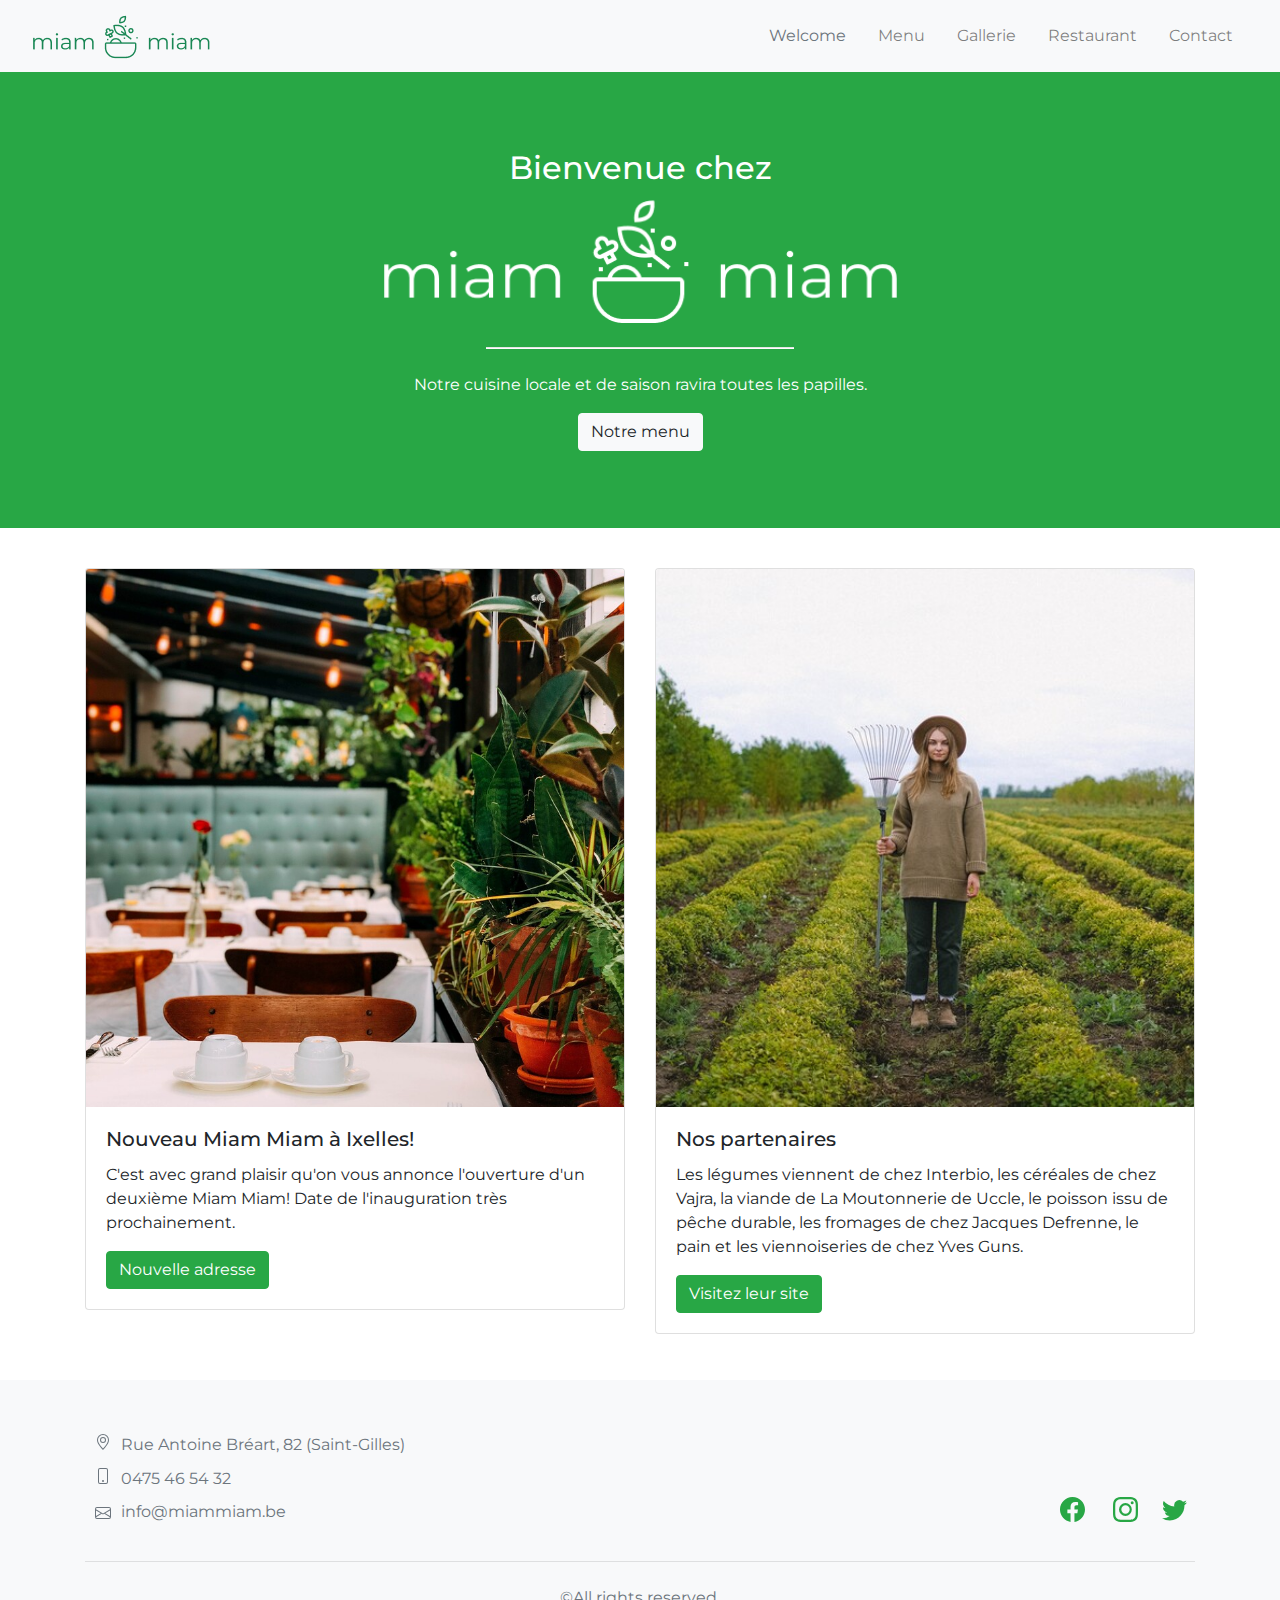
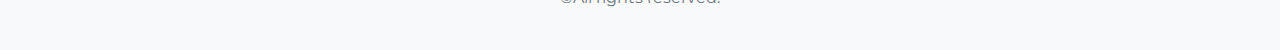
<file: restaurant/index.html>
<!DOCTYPE html>
<html lang="en">

<head>
    <meta charset="UTF-8">
    <meta http-equiv="X-UA-Compatible" content="IE=edge">
    <meta name="viewport" content="width=device-width, initial-scale=1.0">
    <title>Restaurant Miam Miam</title>
    <link rel="stylesheet" href="https://maxcdn.bootstrapcdn.com/bootstrap/4.0.0/css/bootstrap.min.css"
        integrity="sha384-Gn5384xqQ1aoWXA+058RXPxPg6fy4IWvTNh0E263XmFcJlSAwiGgFAW/dAiS6JXm" crossorigin="anonymous">
    <link rel="stylesheet" href="css/styles.css">
    <!-- favicon -->
    <link rel="icon" type="image/png" href="img/logo/champignon.png">
    <!-- Family font Montserrat-->
    <link rel="preconnect" href="https://fonts.googleapis.com">
    <link rel="preconnect" href="https://fonts.gstatic.com" crossorigin>
    <link
        href="https://fonts.googleapis.com/css2?family=Montserrat:ital,wght@0,100;0,200;0,300;0,400;0,500;0,600;0,700;0,800;0,900;1,100;1,200;1,300;1,400;1,500;1,600;1,700;1,800;1,900&display=swap"
        rel="stylesheet">
</head>

<body>


    <header>
        <!--Navigation Bar-->
        <nav class="navbar navbar-expand-lg navbar-light bg-light sticky-top">
            <div class="container-fluid">

                <a href="index.html" class="navbar-brand mb-0 me-5 ms-5 h1 text-secondary">
                    <img src="img/logo/miammiam_vert_petit.png" alt="Miam Miam Logo"
                        class=" d-inline-block align-self-start">
                </a>

                <button class="navbar-toggler" type="button" data-bs-toggle="collapse"
                    data-bs-target="#navbarSupportedContent" aria-controls="navbarSupportedContent"
                    aria-expanded="false" aria-label="Toggle navigation">
                    <span class="navbar-toggler-icon"></span>
                </button>

                <div class="collapse navbar-collapse justify-content-end" id="navbarSupportedContent">
                    <ul class="navbar-nav mb-2 mb-lg-0 ms-100">
                        <li class="nav-item p-2 link-menu ">
                            <a class="nav-link text-secondary active" href="index.html">Welcome</a>
                        </li>
                        <li class="nav-item p-2 link-menu ">
                            <a class="nav-link" href="menu.html">Menu</a>
                        </li>
                        <li class="nav-item p-2 link-menu ">
                            <a class="nav-link" href="photos.html">Gallerie</a>
                        </li>
                        <li class="nav-item p-2 link-menu ">
                            <a class="nav-link" href="trouver.html">Restaurant</a>
                        </li>
                        <li class="nav-item p-2 link-menu ">
                            <a class="nav-link" href="contact.html">Contact</a>
                        </li>
                    </ul>
                </div>
            </div>
        </nav>
    </header>

    <!-- MAIN ------------------------------------------------------------------------------------------------------------------------------------------- -->

    <main>

        <!-- Voici Jumbotron -->
        <div class="jumbotron-fluid bg-success text-center jumbotron_index">
            <div class="container">
                <h2 class="text-center text-white fw-lighter">Bienvenue chez</h2>
                <img src="img/logo/miam_miam_blanc.png" alt="Miam Miam Logo"
                    class="col-xs-6 col-sm-6 col-md-6 col-lg-6 mx-auto">
                <hr class="col-3 bandeau_home my-4 bg-white">
                <p class="text-center fs-5 fst-italic text-white">Notre cuisine locale et de saison ravira toutes les
                    papilles.</p>
                <a href="menu.html" class="btn btn-light">Notre menu</a>
            </div>
        </div>

        <!-- Voici la partie 2 cards : Nouveautés & Partenaire -->
        <div class="container" id="deux_cards">
            <div class="row">
                <div class="col-xs-12 col-sm-12 col-md-6 col-lg-6 mx-auto justify-content-center mb-3">
                    <div class="card">
                        <img src="img/chris-liverani-oCsaxvGCehM-unsplash_B.jpg" class="card-img-top"
                            alt="nouveau resto Miam Miam">
                        <div class="card-body">
                            <h5 class="card-title">Nouveau Miam Miam à Ixelles!</h5>
                            <p class="card-text lh-base">C'est avec grand plaisir qu'on vous annonce l'ouverture d'un
                                deuxième Miam Miam! Date de l'inauguration très prochainement.</p>
                            <a href="trouver.html#nouveau" class="btn btn-success">Nouvelle adresse</a>
                        </div>
                    </div>
                </div>
                <div class="col-xs-12 col-sm-12 col-md-6 col-lg-6 mx-auto justify-content-center mb-3">
                    <div class="card">
                        <img src="img/pexels-anna-shvets-5231144_B.jpg" class="card-img-top" alt="nouveaux lunchs">
                        <div class="card-body">
                            <h5 class="card-title">Nos partenaires</h5>
                            <p class="card-text lh-base">Les légumes viennent de chez Interbio,
                                les céréales de chez Vajra,
                                la viande de La Moutonnerie de Uccle,
                                le poisson issu de pêche durable,
                                les fromages de chez Jacques Defrenne,
                                le pain et les viennoiseries de chez Yves Guns.</p>
                            <a href="https://lamoutonnerie.be" class="btn btn-success" target="_blank">Visitez leur
                                site</a>
                        </div>
                    </div>
                </div>
            </div>
        </div>
    </main>


    <footer class="bg-light text-secondary pt-5 pb-4">

        <div class="container-fluid text-center text-md-center">
            <div class="container">
                <div class="row text-left text-md-left">
                    <!--Addresse & co-->
                    <table class="table table-borderless table-sm col-xs-12 col-sm-12 col-md-6 col-lg-6 mx-auto">
                        <tr>
                            <td class="text-right border-0"><svg xmlns="http://www.w3.org/2000/svg" width="16"
                                    height="16" fill="currentColor" class="bi bi-geo-alt" viewBox="0 0 16 16">
                                    <path
                                        d="M12.166 8.94c-.524 1.062-1.234 2.12-1.96 3.07A31.493 31.493 0 0 1 8 14.58a31.481 31.481 0 0 1-2.206-2.57c-.726-.95-1.436-2.008-1.96-3.07C3.304 7.867 3 6.862 3 6a5 5 0 0 1 10 0c0 .862-.305 1.867-.834 2.94zM8 16s6-5.686 6-10A6 6 0 0 0 2 6c0 4.314 6 10 6 10z" />
                                    <path d="M8 8a2 2 0 1 1 0-4 2 2 0 0 1 0 4zm0 1a3 3 0 1 0 0-6 3 3 0 0 0 0 6z" />
                                </svg></td>
                            <td class="border-0">Rue Antoine Bréart, 82 (Saint-Gilles)</td>
                        </tr>
                        <tr>
                            <td class="text-right border-0"><svg xmlns="http://www.w3.org/2000/svg" width="16"
                                    height="16" fill="currentColor" class="bi bi-phone" viewBox="0 0 16 16">
                                    <path
                                        d="M11 1a1 1 0 0 1 1 1v12a1 1 0 0 1-1 1H5a1 1 0 0 1-1-1V2a1 1 0 0 1 1-1h6zM5 0a2 2 0 0 0-2 2v12a2 2 0 0 0 2 2h6a2 2 0 0 0 2-2V2a2 2 0 0 0-2-2H5z" />
                                    <path d="M8 14a1 1 0 1 0 0-2 1 1 0 0 0 0 2z" />
                                </svg></td>
                            <td class="border-0">0475 46 54 32</td>
                        </tr>
                        <tr>
                            <td class="text-right border-0"><svg xmlns="http://www.w3.org/2000/svg" width="16"
                                    height="16" fill="currentColor" class="bi bi-envelope align-middle"
                                    viewBox="0 0 16 16">
                                    <path
                                        d="M0 4a2 2 0 0 1 2-2h12a2 2 0 0 1 2 2v8a2 2 0 0 1-2 2H2a2 2 0 0 1-2-2V4zm2-1a1 1 0 0 0-1 1v.217l7 4.2 7-4.2V4a1 1 0 0 0-1-1H2zm13 2.383-4.758 2.855L15 11.114v-5.73zm-.034 6.878L9.271 8.82 8 9.583 6.728 8.82l-5.694 3.44A1 1 0 0 0 2 13h12a1 1 0 0 0 .966-.739zM1 11.114l4.758-2.876L1 5.383v5.73z" />
                                </svg></td>
                            <td class="border-0">info@miammiam.be</td>
                        </tr>
                    </table>


                    <!--Social Media-->
                    <div class="col-xs-12 col-sm-12 col-md-6 col-lg-6 mx-auto align-self-end">
                        <div class="text-center text-md-right">
                            <ul class="list-unstyled list-inline">
                                <li class="list-inline-item">
                                    <a href="#" class="btn-floating btn-sm text-success"><svg
                                            xmlns="http://www.w3.org/2000/svg" width="25" height="25"
                                            fill="currentColor" class="bi bi-facebook" viewBox="0 0 16 16">
                                            <path
                                                d="M16 8.049c0-4.446-3.582-8.05-8-8.05C3.58 0-.002 3.603-.002 8.05c0 4.017 2.926 7.347 6.75 7.951v-5.625h-2.03V8.05H6.75V6.275c0-2.017 1.195-3.131 3.022-3.131.876 0 1.791.157 1.791.157v1.98h-1.009c-.993 0-1.303.621-1.303 1.258v1.51h2.218l-.354 2.326H9.25V16c3.824-.604 6.75-3.934 6.75-7.951z" />
                                        </svg></a>
                                </li>
                                <li class="list-inline-item">
                                    <a href="#" class="btn-floating btn-sm text-success"><svg
                                            xmlns="http://www.w3.org/2000/svg" width="25" height="25"
                                            fill="currentColor" class="bi bi-instagram" viewBox="0 0 16 16">
                                            <path
                                                d="M8 0C5.829 0 5.556.01 4.703.048 3.85.088 3.269.222 2.76.42a3.917 3.917 0 0 0-1.417.923A3.927 3.927 0 0 0 .42 2.76C.222 3.268.087 3.85.048 4.7.01 5.555 0 5.827 0 8.001c0 2.172.01 2.444.048 3.297.04.852.174 1.433.372 1.942.205.526.478.972.923 1.417.444.445.89.719 1.416.923.51.198 1.09.333 1.942.372C5.555 15.99 5.827 16 8 16s2.444-.01 3.298-.048c.851-.04 1.434-.174 1.943-.372a3.916 3.916 0 0 0 1.416-.923c.445-.445.718-.891.923-1.417.197-.509.332-1.09.372-1.942C15.99 10.445 16 10.173 16 8s-.01-2.445-.048-3.299c-.04-.851-.175-1.433-.372-1.941a3.926 3.926 0 0 0-.923-1.417A3.911 3.911 0 0 0 13.24.42c-.51-.198-1.092-.333-1.943-.372C10.443.01 10.172 0 7.998 0h.003zm-.717 1.442h.718c2.136 0 2.389.007 3.232.046.78.035 1.204.166 1.486.275.373.145.64.319.92.599.28.28.453.546.598.92.11.281.24.705.275 1.485.039.843.047 1.096.047 3.231s-.008 2.389-.047 3.232c-.035.78-.166 1.203-.275 1.485a2.47 2.47 0 0 1-.599.919c-.28.28-.546.453-.92.598-.28.11-.704.24-1.485.276-.843.038-1.096.047-3.232.047s-2.39-.009-3.233-.047c-.78-.036-1.203-.166-1.485-.276a2.478 2.478 0 0 1-.92-.598 2.48 2.48 0 0 1-.6-.92c-.109-.281-.24-.705-.275-1.485-.038-.843-.046-1.096-.046-3.233 0-2.136.008-2.388.046-3.231.036-.78.166-1.204.276-1.486.145-.373.319-.64.599-.92.28-.28.546-.453.92-.598.282-.11.705-.24 1.485-.276.738-.034 1.024-.044 2.515-.045v.002zm4.988 1.328a.96.96 0 1 0 0 1.92.96.96 0 0 0 0-1.92zm-4.27 1.122a4.109 4.109 0 1 0 0 8.217 4.109 4.109 0 0 0 0-8.217zm0 1.441a2.667 2.667 0 1 1 0 5.334 2.667 2.667 0 0 1 0-5.334z" />
                                        </svg></a>
                                <li class="list-inline-item">
                                    <a href="#" class="btn-floating btn-sm text-success"><svg
                                            xmlns="http://www.w3.org/2000/svg" width="25" height="25"
                                            fill="currentColor" class="bi bi-twitter" viewBox="0 0 16 16">
                                            <path
                                                d="M5.026 15c6.038 0 9.341-5.003 9.341-9.334 0-.14 0-.282-.006-.422A6.685 6.685 0 0 0 16 3.542a6.658 6.658 0 0 1-1.889.518 3.301 3.301 0 0 0 1.447-1.817 6.533 6.533 0 0 1-2.087.793A3.286 3.286 0 0 0 7.875 6.03a9.325 9.325 0 0 1-6.767-3.429 3.289 3.289 0 0 0 1.018 4.382A3.323 3.323 0 0 1 .64 6.575v.045a3.288 3.288 0 0 0 2.632 3.218 3.203 3.203 0 0 1-.865.115 3.23 3.23 0 0 1-.614-.057 3.283 3.283 0 0 0 3.067 2.277A6.588 6.588 0 0 1 .78 13.58a6.32 6.32 0 0 1-.78-.045A9.344 9.344 0 0 0 5.026 15z" />
                                        </svg></a>
                                </li>
                            </ul>
                        </div>
                    </div>

                </div>
            </div>

            <!--Copyright-->
            <div class="container text-center text-md-center">
                <hr class="mb-4">
                <!-- ligne séparation -->
                <div class="row align-items-center">
                    <div class="col-12 justify-content-center">
                        <p class="align-self-center">&copy;All rights reserved.</p>
                    </div>

                </div>
            </div>

        </div>

    </footer>






    <!--  Popper and Bootstrap JS -->
    <script src="https://cdn.jsdelivr.net/npm/@popperjs/core@2.9.2/dist/umd/popper.min.js"
        integrity="sha384-IQsoLXl5PILFhosVNubq5LC7Qb9DXgDA9i+tQ8Zj3iwWAwPtgFTxbJ8NT4GN1R8p"
        crossorigin="anonymous"></script>
    <script src="https://cdn.jsdelivr.net/npm/bootstrap@5.0.2/dist/js/bootstrap.min.js"
        integrity="sha384-cVKIPhGWiC2Al4u+LWgxfKTRIcfu0JTxR+EQDz/bgldoEyl4H0zUF0QKbrJ0EcQF"
        crossorigin="anonymous"></script>
</body>

</html>
</file>
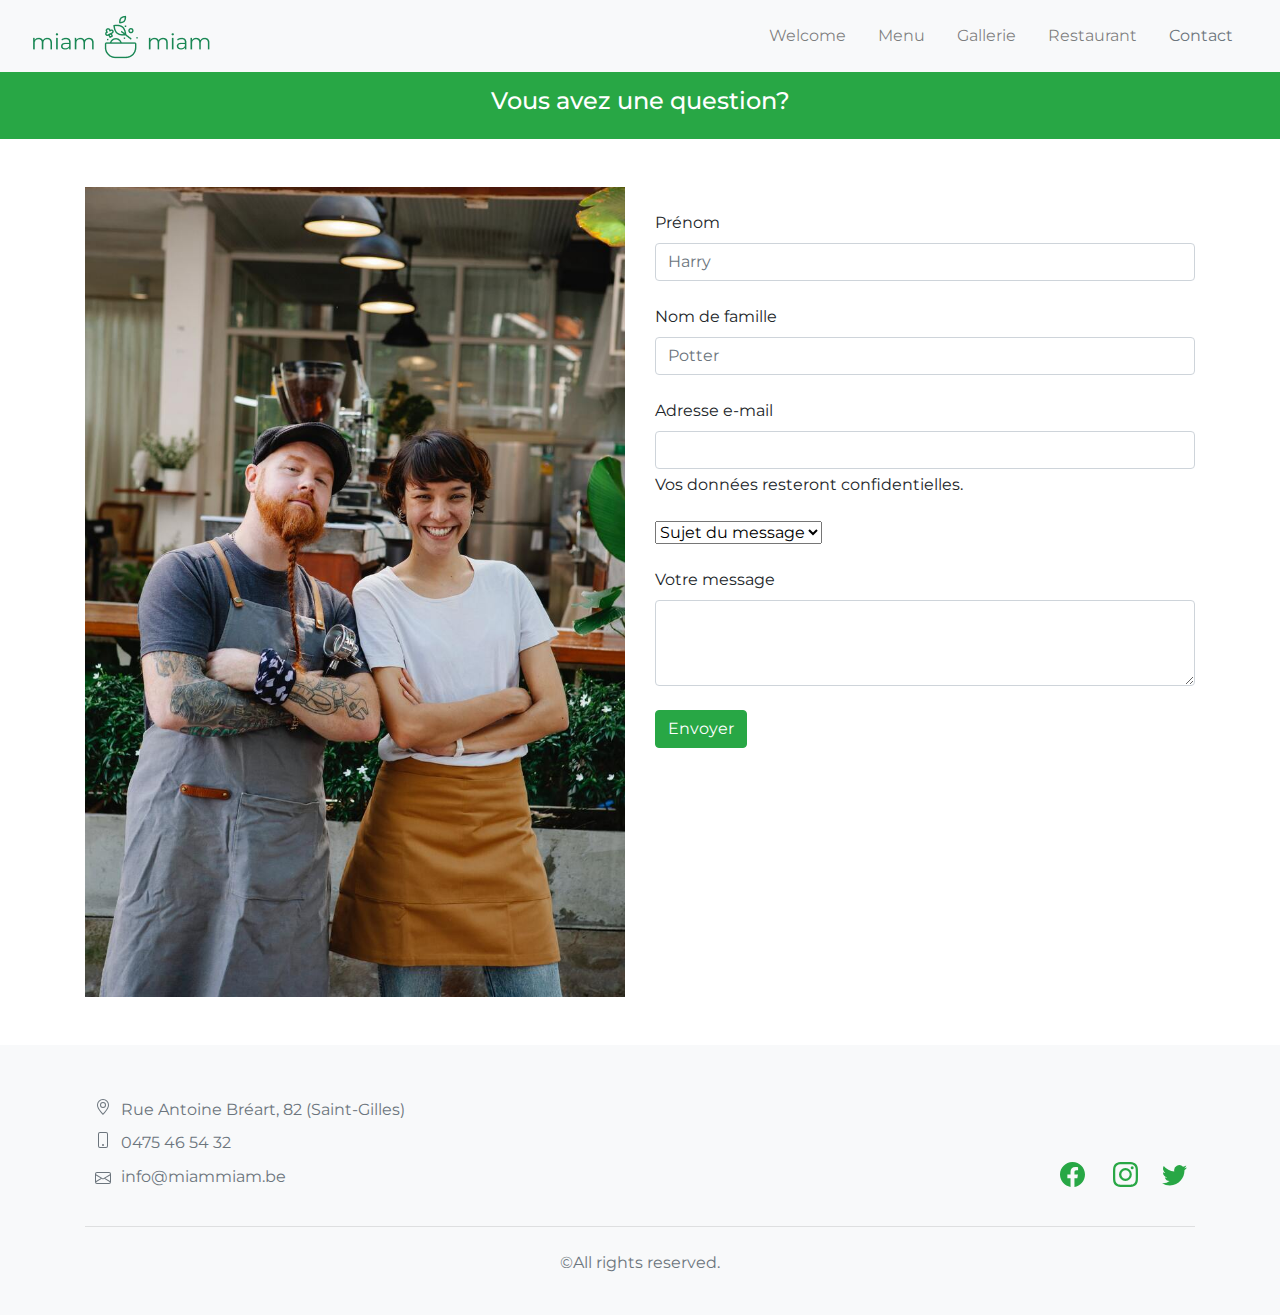
<file: restaurant/contact.html>
<!DOCTYPE html>
<html lang="en">

<head>
    <meta charset="UTF-8">
    <meta http-equiv="X-UA-Compatible" content="IE=edge">
    <meta name="viewport" content="width=device-width, initial-scale=1.0">
    <title>Contact Miam Miam</title>
    <link rel="stylesheet" href="https://maxcdn.bootstrapcdn.com/bootstrap/4.0.0/css/bootstrap.min.css"
        integrity="sha384-Gn5384xqQ1aoWXA+058RXPxPg6fy4IWvTNh0E263XmFcJlSAwiGgFAW/dAiS6JXm" crossorigin="anonymous">
    <link rel="stylesheet" href="css/styles.css">
    <!-- favicon -->
    <link rel="icon" type="image/png" href="img/logo/champignon.png">
    <!-- Family font Montserrat-->
    <link rel="preconnect" href="https://fonts.googleapis.com">
    <link rel="preconnect" href="https://fonts.gstatic.com" crossorigin>
    <link
        href="https://fonts.googleapis.com/css2?family=Montserrat:ital,wght@0,100;0,200;0,300;0,400;0,500;0,600;0,700;0,800;0,900;1,100;1,200;1,300;1,400;1,500;1,600;1,700;1,800;1,900&display=swap"
        rel="stylesheet">
</head>

<body>


    <header>
        <!--Navigation Bar-->
        <nav class="navbar navbar-expand-lg navbar-light bg-light sticky-top">
            <div class="container-fluid">

                <a href="index.html" class="navbar-brand mb-0 me-5 ms-5 h1 text-secondary">
                    <img src="img/logo/miammiam_vert_petit.png" alt="Miam Miam Logo"
                        class=" d-inline-block align-self-start">
                </a>

                <button class="navbar-toggler" type="button" data-bs-toggle="collapse"
                    data-bs-target="#navbarSupportedContent" aria-controls="navbarSupportedContent"
                    aria-expanded="false" aria-label="Toggle navigation">
                    <span class="navbar-toggler-icon"></span>
                </button>

                <div class="collapse navbar-collapse justify-content-end" id="navbarSupportedContent">
                    <ul class="navbar-nav mb-2 mb-lg-0 ms-100">
                        <li class="nav-item p-2 link-menu ">
                            <a class="nav-link" href="index.html">Welcome</a>
                        </li>
                        <li class="nav-item p-2 link-menu ">
                            <a class="nav-link" href="menu.html">Menu</a>
                        </li>
                        <li class="nav-item p-2 link-menu ">
                            <a class="nav-link" href="photos.html">Gallerie</a>
                        </li>
                        <li class="nav-item p-2 link-menu ">
                            <a class="nav-link" href="trouver.html">Restaurant</a>
                        </li>
                        <li class="nav-item p-2 link-menu ">
                            <a class="nav-link  text-secondary active" href="contact.html">Contact</a>
                        </li>
                    </ul>
                </div>
            </div>
        </nav>
    </header>

    <!-- MAIN ------------------------------------------------------------------------------------------------------------------------------------------- -->

    <main>
        <!-- Voici Jumbotron titre page contact -->
        <div
            class="jumbotron-fluid bg-success text-center jumbotron_photos justify-content-center align-items-center mb-2">
            <h4 class="text-center text-white fw-lighter">Vous avez une question?</h4>
        </div>

        <div class="container-fluid my-5">
            <div class="container">
                <div class="row">
                    <!--Déco sur le coté-->
                    <div class="col-xs-12 col-sm-12 col-md-6 col-lg-6">
                        <img class="w-100 h-100" src="img/pexels-tim-douglas-6205486_B.jpg" alt="Notre équipe">
                    </div>



                    <!-- Formulaire infos -->
                    <div class="col-xs-12 col-sm-12 col-md-6 col-lg-6 pt-4">
                        <div class="mb-4">
                            <label for="formGroupExampleInput" class="form-label">Prénom</label>
                            <input type="text" class="form-control" id="formGroupExampleInput" placeholder="Harry">
                        </div>
                        <div class="mb-4">
                            <label for="formGroupExampleInput" class="form-label">Nom de famille</label>
                            <input type="text" class="form-control" id="formGroupExampleInput" placeholder="Potter">
                        </div>
                        <div class="mb-4">
                            <label for="exampleInputEmail1" class="form-label">Adresse e-mail</label>
                            <input type="email" class="form-control" id="exampleInputEmail1"
                                aria-describedby="emailHelp">
                            <div id="emailHelp" class="form-text">Vos données resteront confidentielles.</div>
                        </div>
                        <select class="form-select form-select-sm mb-4" aria-label=".form-select-sm example">
                            <option selected>Sujet du message</option>
                            <option value="Réservation">Réservation</option>
                            <option value="Avis">Avis</option>
                            <option value="Question">Question</option>
                        </select>
                        <div class="mb-4">
                            <label for="exampleFormControlTextarea1" class="form-label">Votre message</label>
                            <textarea class="form-control" id="exampleFormControlTextarea1" rows="3"></textarea>
                        </div>
                        <button type="submit" class="btn btn-success"><i class="bi bi-envelope"></i> Envoyer</button>


                    </div>
                </div>


    </main>


    <footer class="bg-light text-secondary pt-5 pb-4">
        <div class="container-fluid text-center text-md-center">
            <div class="container">
                <div class="row text-left text-md-left">
                    <!--Addresse & co-->
                    <table class="table table-borderless table-sm col-xs-12 col-sm-12 col-md-6 col-lg-6 mx-auto">
                        <tr>
                            <td class="text-right border-0"><svg xmlns="http://www.w3.org/2000/svg" width="16"
                                    height="16" fill="currentColor" class="bi bi-geo-alt" viewBox="0 0 16 16">
                                    <path
                                        d="M12.166 8.94c-.524 1.062-1.234 2.12-1.96 3.07A31.493 31.493 0 0 1 8 14.58a31.481 31.481 0 0 1-2.206-2.57c-.726-.95-1.436-2.008-1.96-3.07C3.304 7.867 3 6.862 3 6a5 5 0 0 1 10 0c0 .862-.305 1.867-.834 2.94zM8 16s6-5.686 6-10A6 6 0 0 0 2 6c0 4.314 6 10 6 10z" />
                                    <path d="M8 8a2 2 0 1 1 0-4 2 2 0 0 1 0 4zm0 1a3 3 0 1 0 0-6 3 3 0 0 0 0 6z" />
                                </svg></td>
                            <td class="border-0">Rue Antoine Bréart, 82 (Saint-Gilles)</td>
                        </tr>
                        <tr>
                            <td class="text-right border-0"><svg xmlns="http://www.w3.org/2000/svg" width="16"
                                    height="16" fill="currentColor" class="bi bi-phone" viewBox="0 0 16 16">
                                    <path
                                        d="M11 1a1 1 0 0 1 1 1v12a1 1 0 0 1-1 1H5a1 1 0 0 1-1-1V2a1 1 0 0 1 1-1h6zM5 0a2 2 0 0 0-2 2v12a2 2 0 0 0 2 2h6a2 2 0 0 0 2-2V2a2 2 0 0 0-2-2H5z" />
                                    <path d="M8 14a1 1 0 1 0 0-2 1 1 0 0 0 0 2z" />
                                </svg></td>
                            <td class="border-0">0475 46 54 32</td>
                        </tr>
                        <tr>
                            <td class="text-right border-0"><svg xmlns="http://www.w3.org/2000/svg" width="16"
                                    height="16" fill="currentColor" class="bi bi-envelope align-middle"
                                    viewBox="0 0 16 16">
                                    <path
                                        d="M0 4a2 2 0 0 1 2-2h12a2 2 0 0 1 2 2v8a2 2 0 0 1-2 2H2a2 2 0 0 1-2-2V4zm2-1a1 1 0 0 0-1 1v.217l7 4.2 7-4.2V4a1 1 0 0 0-1-1H2zm13 2.383-4.758 2.855L15 11.114v-5.73zm-.034 6.878L9.271 8.82 8 9.583 6.728 8.82l-5.694 3.44A1 1 0 0 0 2 13h12a1 1 0 0 0 .966-.739zM1 11.114l4.758-2.876L1 5.383v5.73z" />
                                </svg></td>
                            <td class="border-0">info@miammiam.be</td>
                        </tr>
                    </table>


                    <!--Social Media-->
                    <div class="col-xs-12 col-sm-12 col-md-6 col-lg-6 mx-auto align-self-end">
                        <div class="text-center text-md-right">
                            <ul class="list-unstyled list-inline">
                                <li class="list-inline-item">
                                    <a href="#" class="btn-floating btn-sm text-success"><svg
                                            xmlns="http://www.w3.org/2000/svg" width="25" height="25"
                                            fill="currentColor" class="bi bi-facebook" viewBox="0 0 16 16">
                                            <path
                                                d="M16 8.049c0-4.446-3.582-8.05-8-8.05C3.58 0-.002 3.603-.002 8.05c0 4.017 2.926 7.347 6.75 7.951v-5.625h-2.03V8.05H6.75V6.275c0-2.017 1.195-3.131 3.022-3.131.876 0 1.791.157 1.791.157v1.98h-1.009c-.993 0-1.303.621-1.303 1.258v1.51h2.218l-.354 2.326H9.25V16c3.824-.604 6.75-3.934 6.75-7.951z" />
                                        </svg></a>
                                </li>
                                <li class="list-inline-item">
                                    <a href="#" class="btn-floating btn-sm text-success"><svg
                                            xmlns="http://www.w3.org/2000/svg" width="25" height="25"
                                            fill="currentColor" class="bi bi-instagram" viewBox="0 0 16 16">
                                            <path
                                                d="M8 0C5.829 0 5.556.01 4.703.048 3.85.088 3.269.222 2.76.42a3.917 3.917 0 0 0-1.417.923A3.927 3.927 0 0 0 .42 2.76C.222 3.268.087 3.85.048 4.7.01 5.555 0 5.827 0 8.001c0 2.172.01 2.444.048 3.297.04.852.174 1.433.372 1.942.205.526.478.972.923 1.417.444.445.89.719 1.416.923.51.198 1.09.333 1.942.372C5.555 15.99 5.827 16 8 16s2.444-.01 3.298-.048c.851-.04 1.434-.174 1.943-.372a3.916 3.916 0 0 0 1.416-.923c.445-.445.718-.891.923-1.417.197-.509.332-1.09.372-1.942C15.99 10.445 16 10.173 16 8s-.01-2.445-.048-3.299c-.04-.851-.175-1.433-.372-1.941a3.926 3.926 0 0 0-.923-1.417A3.911 3.911 0 0 0 13.24.42c-.51-.198-1.092-.333-1.943-.372C10.443.01 10.172 0 7.998 0h.003zm-.717 1.442h.718c2.136 0 2.389.007 3.232.046.78.035 1.204.166 1.486.275.373.145.64.319.92.599.28.28.453.546.598.92.11.281.24.705.275 1.485.039.843.047 1.096.047 3.231s-.008 2.389-.047 3.232c-.035.78-.166 1.203-.275 1.485a2.47 2.47 0 0 1-.599.919c-.28.28-.546.453-.92.598-.28.11-.704.24-1.485.276-.843.038-1.096.047-3.232.047s-2.39-.009-3.233-.047c-.78-.036-1.203-.166-1.485-.276a2.478 2.478 0 0 1-.92-.598 2.48 2.48 0 0 1-.6-.92c-.109-.281-.24-.705-.275-1.485-.038-.843-.046-1.096-.046-3.233 0-2.136.008-2.388.046-3.231.036-.78.166-1.204.276-1.486.145-.373.319-.64.599-.92.28-.28.546-.453.92-.598.282-.11.705-.24 1.485-.276.738-.034 1.024-.044 2.515-.045v.002zm4.988 1.328a.96.96 0 1 0 0 1.92.96.96 0 0 0 0-1.92zm-4.27 1.122a4.109 4.109 0 1 0 0 8.217 4.109 4.109 0 0 0 0-8.217zm0 1.441a2.667 2.667 0 1 1 0 5.334 2.667 2.667 0 0 1 0-5.334z" />
                                        </svg></a>
                                <li class="list-inline-item">
                                    <a href="#" class="btn-floating btn-sm text-success"><svg
                                            xmlns="http://www.w3.org/2000/svg" width="25" height="25"
                                            fill="currentColor" class="bi bi-twitter" viewBox="0 0 16 16">
                                            <path
                                                d="M5.026 15c6.038 0 9.341-5.003 9.341-9.334 0-.14 0-.282-.006-.422A6.685 6.685 0 0 0 16 3.542a6.658 6.658 0 0 1-1.889.518 3.301 3.301 0 0 0 1.447-1.817 6.533 6.533 0 0 1-2.087.793A3.286 3.286 0 0 0 7.875 6.03a9.325 9.325 0 0 1-6.767-3.429 3.289 3.289 0 0 0 1.018 4.382A3.323 3.323 0 0 1 .64 6.575v.045a3.288 3.288 0 0 0 2.632 3.218 3.203 3.203 0 0 1-.865.115 3.23 3.23 0 0 1-.614-.057 3.283 3.283 0 0 0 3.067 2.277A6.588 6.588 0 0 1 .78 13.58a6.32 6.32 0 0 1-.78-.045A9.344 9.344 0 0 0 5.026 15z" />
                                        </svg></a>
                                </li>
                            </ul>
                        </div>
                    </div>

                </div>
            </div>

            <!--Copyright-->
            <div class="container text-center text-md-center">
                <hr class="mb-4">
                <!-- ligne séparation -->
                <div class="row align-items-center">
                    <div class="col-12 justify-content-center">
                        <p class="align-self-center">&copy;All rights reserved.</p>
                    </div>

                </div>
            </div>

        </div>

    </footer>






    <!--  Popper and Bootstrap JS -->
    <script src="https://cdn.jsdelivr.net/npm/@popperjs/core@2.9.2/dist/umd/popper.min.js"
        integrity="sha384-IQsoLXl5PILFhosVNubq5LC7Qb9DXgDA9i+tQ8Zj3iwWAwPtgFTxbJ8NT4GN1R8p"
        crossorigin="anonymous"></script>
    <script src="https://cdn.jsdelivr.net/npm/bootstrap@5.0.2/dist/js/bootstrap.min.js"
        integrity="sha384-cVKIPhGWiC2Al4u+LWgxfKTRIcfu0JTxR+EQDz/bgldoEyl4H0zUF0QKbrJ0EcQF"
        crossorigin="anonymous"></script>
</body>

</html>
</file>
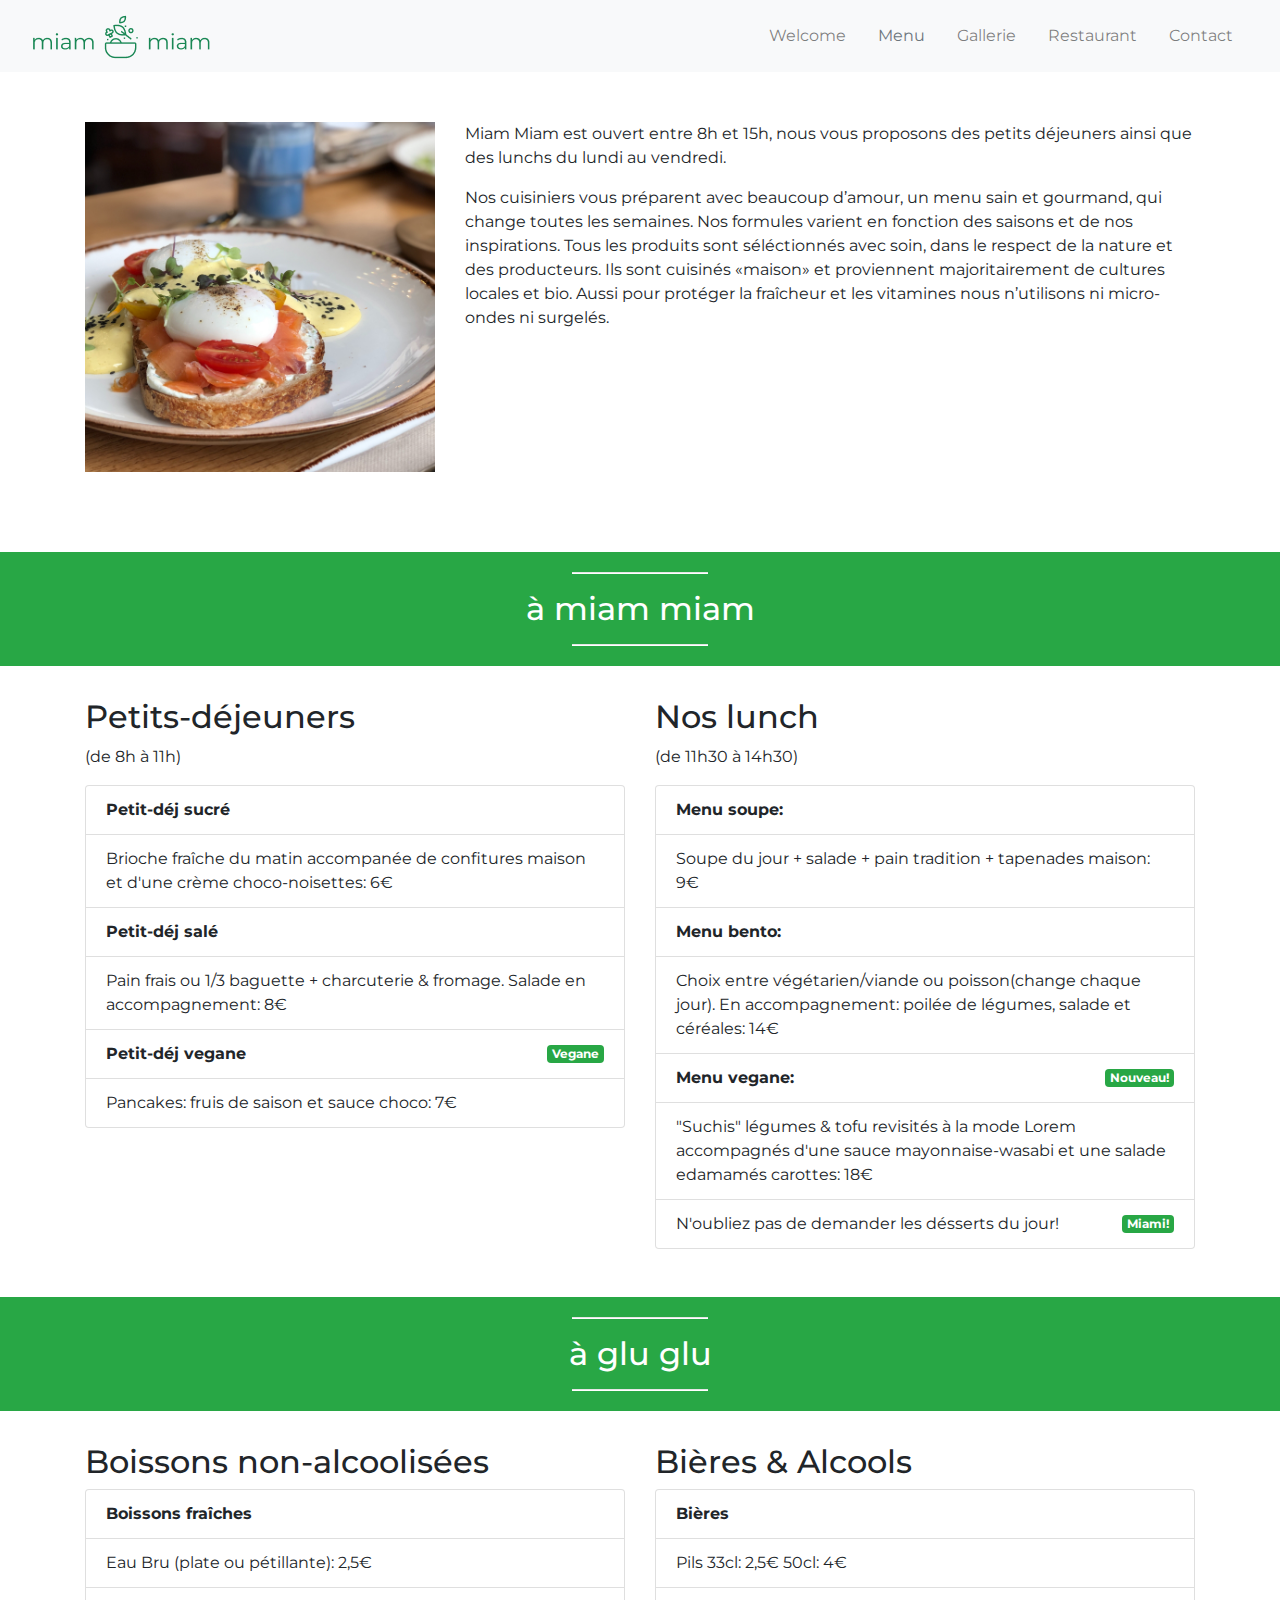
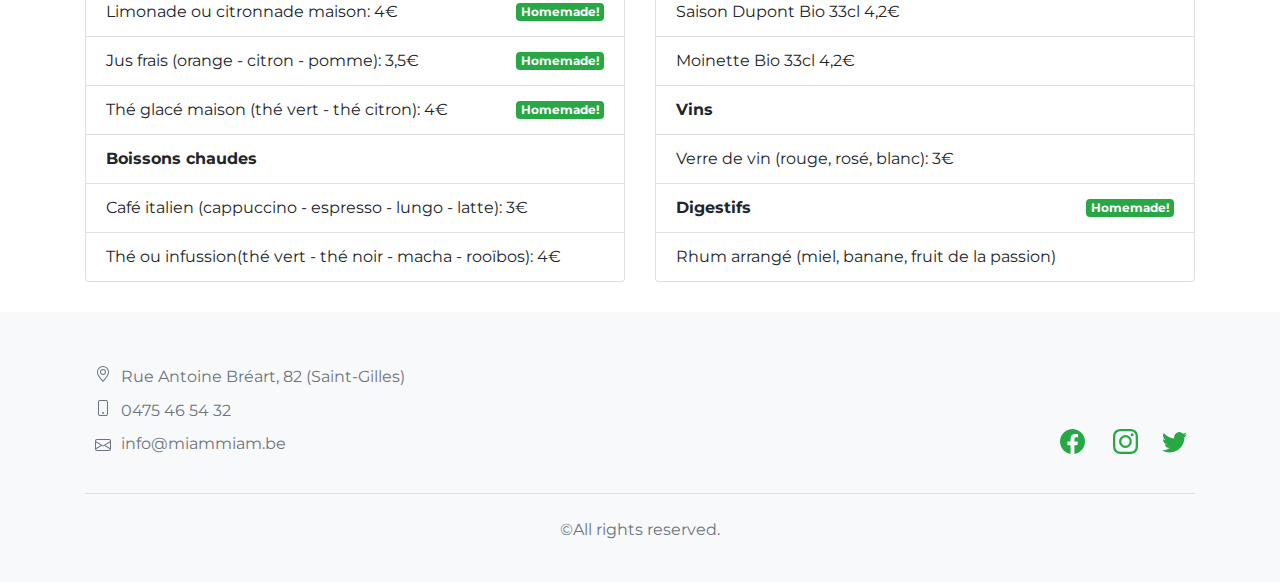
<file: restaurant/menu.html>
<!DOCTYPE html>
<html lang="en">

<head>
    <meta charset="UTF-8">
    <meta http-equiv="X-UA-Compatible" content="IE=edge">
    <meta name="viewport" content="width=device-width, initial-scale=1.0">
    <title>Menu Miam Miam</title>
    <link rel="stylesheet" href="https://maxcdn.bootstrapcdn.com/bootstrap/4.0.0/css/bootstrap.min.css"
        integrity="sha384-Gn5384xqQ1aoWXA+058RXPxPg6fy4IWvTNh0E263XmFcJlSAwiGgFAW/dAiS6JXm" crossorigin="anonymous">
    <link rel="stylesheet" href="css/styles.css">
    <!-- favicon -->
    <link rel="icon" type="image/png" href="img/logo/champignon.png">
    <!-- Family font Montserrat0-->
    <link rel="preconnect" href="https://fonts.googleapis.com">
    <link rel="preconnect" href="https://fonts.gstatic.com" crossorigin>
    <link
        href="https://fonts.googleapis.com/css2?family=Montserrat:ital,wght@0,100;0,200;0,300;0,400;0,500;0,600;0,700;0,800;0,900;1,100;1,200;1,300;1,400;1,500;1,600;1,700;1,800;1,900&display=swap"
        rel="stylesheet">
</head>

<body>


    <header>
        <!--Navigation Bar-->
        <nav class="navbar navbar-expand-lg navbar-light bg-light sticky-top">
            <div class="container-fluid">

                <a href="index.html" class="navbar-brand mb-0 me-5 ms-5 h1 text-secondary">
                    <img src="img/logo/miammiam_vert_petit.png" alt="Miam Miam Logo"
                        class=" d-inline-block align-self-start">
                </a>

                <button class="navbar-toggler" type="button" data-bs-toggle="collapse"
                    data-bs-target="#navbarSupportedContent" aria-controls="navbarSupportedContent"
                    aria-expanded="false" aria-label="Toggle navigation">
                    <span class="navbar-toggler-icon"></span>
                </button>

                <div class="collapse navbar-collapse justify-content-end" id="navbarSupportedContent">
                    <ul class="navbar-nav mb-2 mb-lg-0 ms-100">
                        <li class="nav-item p-2 link-menu ">
                            <a class="nav-link" href="index.html">Welcome</a>
                        </li>
                        <li class="nav-item p-2 link-menu ">
                            <a class="nav-link text-secondary active" href="menu.html">Menu</a>
                        </li>
                        <li class="nav-item p-2 link-menu ">
                            <a class="nav-link" href="photos.html">Gallerie</a>
                        </li>
                        <li class="nav-item p-2 link-menu ">
                            <a class="nav-link" href="trouver.html">Restaurant</a>
                        </li>
                        <li class="nav-item p-2 link-menu ">
                            <a class="nav-link" href="contact.html">Contact</a>
                        </li>
                    </ul>
                </div>
            </div>
        </nav>
    </header>

    <!-- MAIN------------------------------------------------------------------------------------------------------------------------------------------- -->
    <main>
        <!-- Voici le MENU -->
        <div class="container">
            <div class="row" id="menu_intro">
                <!--<div class="col-xs-12 col-sm-12 col-md-4 col-lg-4 mx-auto justify-content-center">-->
                <div class="col-xs-12 col-sm-12 col-md-4 col-lg-4 mx-auto justify-content-center">
                    <img class="w-100 y-100" src="img/pexels-william-mattey-3768001_B.jpg" alt="plat Miam Miam">
                </div>

                <div class="col-xs-12 col-sm-12 col-md-8 col-lg-8 mx-auto justify-content-center">
                    <p>Miam Miam est ouvert entre 8h et 15h, nous vous proposons des petits déjeuners ainsi que des
                        lunchs du lundi au vendredi.</p>
                    <p>Nos cuisiniers vous préparent avec beaucoup d’amour, un menu sain et gourmand, qui change toutes
                        les semaines. Nos formules varient en fonction des saisons et de nos inspirations. Tous les
                        produits sont séléctionnés avec soin, dans le respect de la nature et des producteurs. Ils sont
                        cuisinés «maison» et proviennent majoritairement de cultures locales et bio. Aussi pour protéger
                        la fraîcheur et les vitamines nous n’utilisons ni micro-ondes ni surgelés.</p>
                </div>
            </div>
        </div>



        <!-- Menus-->


        <!-- Voici Jumbotron food -->
        <div class="jumbotron-fluid bg-success text-center py-1 mt-5 mb-3">
            <hr class="col-1 bandeau_home my-3 bg-white">
            <h2 class="text-center text-white fw-lighter">à miam miam</h2>
            <hr class="col-1 bandeau_home my-3 bg-white">
        </div>


        <div class="container-fluid">
            <div class="container">
                <div class="row">
                    <!-- Nos petits-déjeuners -->
                    <div class="col-xs-12 col-sm-12 col-md-6 col-lg-6 mt-3">
                        <h2 class="titre_h2">Petits-déjeuners</h2>
                        <p>(de 8h à 11h)</p>
                        <ul class="petit_dejeuner list-group">
                            <li class="list-group-item d-flex justify-content-between align-items-center">
                                <strong>Petit-déj sucré</strong>
                            </li>
                            <li class="list-group-item d-flex justify-content-between align-items-center">
                                Brioche fraîche du matin accompanée de confitures maison et d'une crème choco-noisettes:
                                6€
                            </li>
                            <li class="list-group-item d-flex justify-content-between align-items-center">
                                <strong>Petit-déj salé</strong>
                            </li>
                            <li class="list-group-item d-flex justify-content-between align-items-center">
                                Pain frais ou 1/3 baguette + charcuterie & fromage. Salade en accompagnement: 8€
                            <li class="list-group-item d-flex justify-content-between align-items-center">
                                <strong>Petit-déj vegane</strong>
                                <span class="badge bg-success rounded-pill text-white">Vegane</span>
                            </li>
                            <li class="list-group-item d-flex justify-content-between align-items-center">
                                Pancakes: fruis de saison et sauce choco: 7€
                            </li>
                        </ul>
                    </div>

                    <!-- Nos lunchs -->
                    <div class="col-xs-12 col-sm-12 col-md-6 col-lg-6 mt-3">
                        <h2 class="titre_h2">Nos lunch</h2>
                        <p>(de 11h30 à 14h30)</p>
                        <ul class="lunch list-group">
                            <li class="list-group-item d-flex justify-content-between align-items-center">
                                <strong>Menu soupe:</strong>
                            </li>
                            <li class="list-group-item d-flex justify-content-between align-items-center">
                                Soupe du jour + salade + pain tradition + tapenades maison: 9€
                            </li>
                            <li class="list-group-item d-flex justify-content-between align-items-center">
                                <strong>Menu bento:</strong>
                            </li>
                            <li class="list-group-item d-flex justify-content-between align-items-center">
                                Choix entre végétarien/viande ou poisson(change chaque jour). En accompagnement: poilée
                                de légumes, salade et céréales: 14€
                            </li>
                            <li class="list-group-item d-flex justify-content-between align-items-center">
                                <strong>Menu vegane:</strong>
                                <span class="badge bg-success rounded-pill text-white"">Nouveau!</span>
                            </li>
                            <li class=" list-group-item d-flex justify-content-between align-items-center">
                                    "Suchis" légumes & tofu revisités à la mode Lorem accompagnés d'une sauce
                                    mayonnaise-wasabi et une salade edamamés carottes: 18€
                            </li>
                            <li class="list-group-item d-flex justify-content-between align-items-center">
                                N'oubliez pas de demander les désserts du jour!
                                <span class="badge bg-success rounded-pill text-white"">Miami!</span>
                            </li>
                        </ul>
                    </div>
                </div>
            </div>
        </div>





        <!-- Voici Jumbotron boissons -->
        <div class=" jumbotron-fluid bg-success text-center py-1 mt-5 mb-3">
                                    <hr class="col-1 bandeau_home my-3 bg-white">
                                    <h2 class="text-center text-white fw-lighter">à glu glu</h2>
                                    <hr class="col-1 bandeau_home my-3 bg-white">
                    </div>

                    <div class="container-fluid">
                        <div class="container">
                            <div class="row">
                                <!-- sans alcool  -->
                                <div class="col-xs-12 col-sm-12 col-md-6 col-lg-6 mt-3">
                                    <h2 class="titre_h2">Boissons non-alcoolisées</h2>
                                    <ul class="list-group">
                                        <li class="list-group-item d-flex justify-content-between align-items-center">
                                            <strong>Boissons fraîches</strong>
                                        </li>
                                        <li class="list-group-item d-flex justify-content-between align-items-center">
                                            Eau Bru (plate ou pétillante): 2,5€
                                        </li>
                                        <li class="list-group-item d-flex justify-content-between align-items-center">
                                            Limonade ou citronnade maison: 4€ <span
                                                class="badge bg-success rounded-pill text-white"">Homemade!</span>
                            </li>
                            <li class=" list-group-item d-flex justify-content-between align-items-center">
                                                Jus frais (orange - citron - pomme): 3,5€ <span
                                                    class="badge bg-success rounded-pill text-white"">Homemade!</span>
                            </li>
                            <li class=" list-group-item d-flex justify-content-between align-items-center">
                                                    Thé glacé maison (thé vert - thé citron): 4€ <span
                                                        class="badge bg-success rounded-pill text-white"">Homemade!</span>
                            </li>
                            <li class=" list-group-item d-flex justify-content-between align-items-center">
                                                        <strong>Boissons chaudes</strong>
                                        </li>
                                        <li class="list-group-item d-flex justify-content-between align-items-center">
                                            Café italien (cappuccino - espresso - lungo - latte): 3€
                                        </li>
                                        <li
                                            class="list-group-item d-flex justify-content-between align-items-center separation">
                                            Thé ou infussion(thé vert - thé noir - macha - rooïbos): 4€
                                        </li>
                                    </ul>
                                </div>

                                <!-- avec alcool -->
                                <div class="col-xs-12 col-sm-12 col-md-6 col-lg-6 mt-3">
                                    <h2 class="titre_h2">Bières & Alcools</h2>
                                    <ul class="list-group">
                                        <li class="list-group-item d-flex justify-content-between align-items-center">
                                            <strong>Bières</strong>
                                        </li>
                                        <li class="list-group-item d-flex justify-content-between align-items-center">
                                            Pils 33cl: 2,5€ 50cl: 4€
                                        </li>
                                        <li class="list-group-item d-flex justify-content-between align-items-center">
                                            Saison Dupont Bio 33cl 4,2€
                                        </li>
                                        <li class="list-group-item d-flex justify-content-between align-items-center">
                                            Moinette Bio 33cl 4,2€
                                        </li>
                                        <li class="list-group-item d-flex justify-content-between align-items-center">
                                            <strong>Vins</strong>
                                        </li>
                                        <li class="list-group-item d-flex justify-content-between align-items-center">
                                            Verre de vin (rouge, rosé, blanc): 3€
                                        </li>
                                        <li class="list-group-item d-flex justify-content-between align-items-center">
                                            <strong>Digestifs</strong>
                                            <span class="badge bg-success rounded-pill text-white"">Homemade!</span>
                            </li>
                            <li class=" list-group-item d-flex justify-content-between align-items-center">
                                                Rhum arrangé (miel, banane, fruit de la passion)
                                        </li>
                                    </ul>
                                </div>
                            </div>
                        </div>
                    </div>

    </main>

    <footer class="bg-light text-secondary pt-5 pb-4">
        <div class="container-fluid text-center text-md-center">
            <div class="container">
                <div class="row text-left text-md-left">
                    <!--Addresse & co-->
                    <table class="table table-borderless table-sm col-xs-12 col-sm-12 col-md-6 col-lg-6 mx-auto">
                        <tr>
                            <td class="text-right border-0"><svg xmlns="http://www.w3.org/2000/svg" width="16"
                                    height="16" fill="currentColor" class="bi bi-geo-alt" viewBox="0 0 16 16">
                                    <path
                                        d="M12.166 8.94c-.524 1.062-1.234 2.12-1.96 3.07A31.493 31.493 0 0 1 8 14.58a31.481 31.481 0 0 1-2.206-2.57c-.726-.95-1.436-2.008-1.96-3.07C3.304 7.867 3 6.862 3 6a5 5 0 0 1 10 0c0 .862-.305 1.867-.834 2.94zM8 16s6-5.686 6-10A6 6 0 0 0 2 6c0 4.314 6 10 6 10z" />
                                    <path d="M8 8a2 2 0 1 1 0-4 2 2 0 0 1 0 4zm0 1a3 3 0 1 0 0-6 3 3 0 0 0 0 6z" />
                                </svg></td>
                            <td class="border-0">Rue Antoine Bréart, 82 (Saint-Gilles)</td>
                        </tr>
                        <tr>
                            <td class="text-right border-0"><svg xmlns="http://www.w3.org/2000/svg" width="16"
                                    height="16" fill="currentColor" class="bi bi-phone" viewBox="0 0 16 16">
                                    <path
                                        d="M11 1a1 1 0 0 1 1 1v12a1 1 0 0 1-1 1H5a1 1 0 0 1-1-1V2a1 1 0 0 1 1-1h6zM5 0a2 2 0 0 0-2 2v12a2 2 0 0 0 2 2h6a2 2 0 0 0 2-2V2a2 2 0 0 0-2-2H5z" />
                                    <path d="M8 14a1 1 0 1 0 0-2 1 1 0 0 0 0 2z" />
                                </svg></td>
                            <td class="border-0">0475 46 54 32</td>
                        </tr>
                        <tr>
                            <td class="text-right border-0"><svg xmlns="http://www.w3.org/2000/svg" width="16"
                                    height="16" fill="currentColor" class="bi bi-envelope align-middle"
                                    viewBox="0 0 16 16">
                                    <path
                                        d="M0 4a2 2 0 0 1 2-2h12a2 2 0 0 1 2 2v8a2 2 0 0 1-2 2H2a2 2 0 0 1-2-2V4zm2-1a1 1 0 0 0-1 1v.217l7 4.2 7-4.2V4a1 1 0 0 0-1-1H2zm13 2.383-4.758 2.855L15 11.114v-5.73zm-.034 6.878L9.271 8.82 8 9.583 6.728 8.82l-5.694 3.44A1 1 0 0 0 2 13h12a1 1 0 0 0 .966-.739zM1 11.114l4.758-2.876L1 5.383v5.73z" />
                                </svg></td>
                            <td class="border-0">info@miammiam.be</td>
                        </tr>
                    </table>


                    <!--Social Media-->
                    <div class="col-xs-12 col-sm-12 col-md-6 col-lg-6 mx-auto align-self-end">
                        <div class="text-center text-md-right">
                            <ul class="list-unstyled list-inline">
                                <li class="list-inline-item">
                                    <a href="#" class="btn-floating btn-sm text-success"><svg
                                            xmlns="http://www.w3.org/2000/svg" width="25" height="25"
                                            fill="currentColor" class="bi bi-facebook" viewBox="0 0 16 16">
                                            <path
                                                d="M16 8.049c0-4.446-3.582-8.05-8-8.05C3.58 0-.002 3.603-.002 8.05c0 4.017 2.926 7.347 6.75 7.951v-5.625h-2.03V8.05H6.75V6.275c0-2.017 1.195-3.131 3.022-3.131.876 0 1.791.157 1.791.157v1.98h-1.009c-.993 0-1.303.621-1.303 1.258v1.51h2.218l-.354 2.326H9.25V16c3.824-.604 6.75-3.934 6.75-7.951z" />
                                        </svg></a>
                                </li>
                                <li class="list-inline-item">
                                    <a href="#" class="btn-floating btn-sm text-success"><svg
                                            xmlns="http://www.w3.org/2000/svg" width="25" height="25"
                                            fill="currentColor" class="bi bi-instagram" viewBox="0 0 16 16">
                                            <path
                                                d="M8 0C5.829 0 5.556.01 4.703.048 3.85.088 3.269.222 2.76.42a3.917 3.917 0 0 0-1.417.923A3.927 3.927 0 0 0 .42 2.76C.222 3.268.087 3.85.048 4.7.01 5.555 0 5.827 0 8.001c0 2.172.01 2.444.048 3.297.04.852.174 1.433.372 1.942.205.526.478.972.923 1.417.444.445.89.719 1.416.923.51.198 1.09.333 1.942.372C5.555 15.99 5.827 16 8 16s2.444-.01 3.298-.048c.851-.04 1.434-.174 1.943-.372a3.916 3.916 0 0 0 1.416-.923c.445-.445.718-.891.923-1.417.197-.509.332-1.09.372-1.942C15.99 10.445 16 10.173 16 8s-.01-2.445-.048-3.299c-.04-.851-.175-1.433-.372-1.941a3.926 3.926 0 0 0-.923-1.417A3.911 3.911 0 0 0 13.24.42c-.51-.198-1.092-.333-1.943-.372C10.443.01 10.172 0 7.998 0h.003zm-.717 1.442h.718c2.136 0 2.389.007 3.232.046.78.035 1.204.166 1.486.275.373.145.64.319.92.599.28.28.453.546.598.92.11.281.24.705.275 1.485.039.843.047 1.096.047 3.231s-.008 2.389-.047 3.232c-.035.78-.166 1.203-.275 1.485a2.47 2.47 0 0 1-.599.919c-.28.28-.546.453-.92.598-.28.11-.704.24-1.485.276-.843.038-1.096.047-3.232.047s-2.39-.009-3.233-.047c-.78-.036-1.203-.166-1.485-.276a2.478 2.478 0 0 1-.92-.598 2.48 2.48 0 0 1-.6-.92c-.109-.281-.24-.705-.275-1.485-.038-.843-.046-1.096-.046-3.233 0-2.136.008-2.388.046-3.231.036-.78.166-1.204.276-1.486.145-.373.319-.64.599-.92.28-.28.546-.453.92-.598.282-.11.705-.24 1.485-.276.738-.034 1.024-.044 2.515-.045v.002zm4.988 1.328a.96.96 0 1 0 0 1.92.96.96 0 0 0 0-1.92zm-4.27 1.122a4.109 4.109 0 1 0 0 8.217 4.109 4.109 0 0 0 0-8.217zm0 1.441a2.667 2.667 0 1 1 0 5.334 2.667 2.667 0 0 1 0-5.334z" />
                                        </svg></a>
                                <li class="list-inline-item">
                                    <a href="#" class="btn-floating btn-sm text-success"><svg
                                            xmlns="http://www.w3.org/2000/svg" width="25" height="25"
                                            fill="currentColor" class="bi bi-twitter" viewBox="0 0 16 16">
                                            <path
                                                d="M5.026 15c6.038 0 9.341-5.003 9.341-9.334 0-.14 0-.282-.006-.422A6.685 6.685 0 0 0 16 3.542a6.658 6.658 0 0 1-1.889.518 3.301 3.301 0 0 0 1.447-1.817 6.533 6.533 0 0 1-2.087.793A3.286 3.286 0 0 0 7.875 6.03a9.325 9.325 0 0 1-6.767-3.429 3.289 3.289 0 0 0 1.018 4.382A3.323 3.323 0 0 1 .64 6.575v.045a3.288 3.288 0 0 0 2.632 3.218 3.203 3.203 0 0 1-.865.115 3.23 3.23 0 0 1-.614-.057 3.283 3.283 0 0 0 3.067 2.277A6.588 6.588 0 0 1 .78 13.58a6.32 6.32 0 0 1-.78-.045A9.344 9.344 0 0 0 5.026 15z" />
                                        </svg></a>
                                </li>
                            </ul>
                        </div>
                    </div>

                </div>
            </div>

            <!--Copyright-->
            <div class="container text-center text-md-center">
                <hr class="mb-4">
                <!-- ligne séparation -->
                <div class="row align-items-center">
                    <div class="col-12 justify-content-center">
                        <p class="align-self-center">&copy;All rights reserved.</p>
                    </div>

                </div>
            </div>

        </div>

    </footer>






    <!--  Popper and Bootstrap JS -->
    <script src="https://cdn.jsdelivr.net/npm/@popperjs/core@2.9.2/dist/umd/popper.min.js"
        integrity="sha384-IQsoLXl5PILFhosVNubq5LC7Qb9DXgDA9i+tQ8Zj3iwWAwPtgFTxbJ8NT4GN1R8p"
        crossorigin="anonymous"></script>
    <script src="https://cdn.jsdelivr.net/npm/bootstrap@5.0.2/dist/js/bootstrap.min.js"
        integrity="sha384-cVKIPhGWiC2Al4u+LWgxfKTRIcfu0JTxR+EQDz/bgldoEyl4H0zUF0QKbrJ0EcQF"
        crossorigin="anonymous"></script>
</body>

</html>
</file>
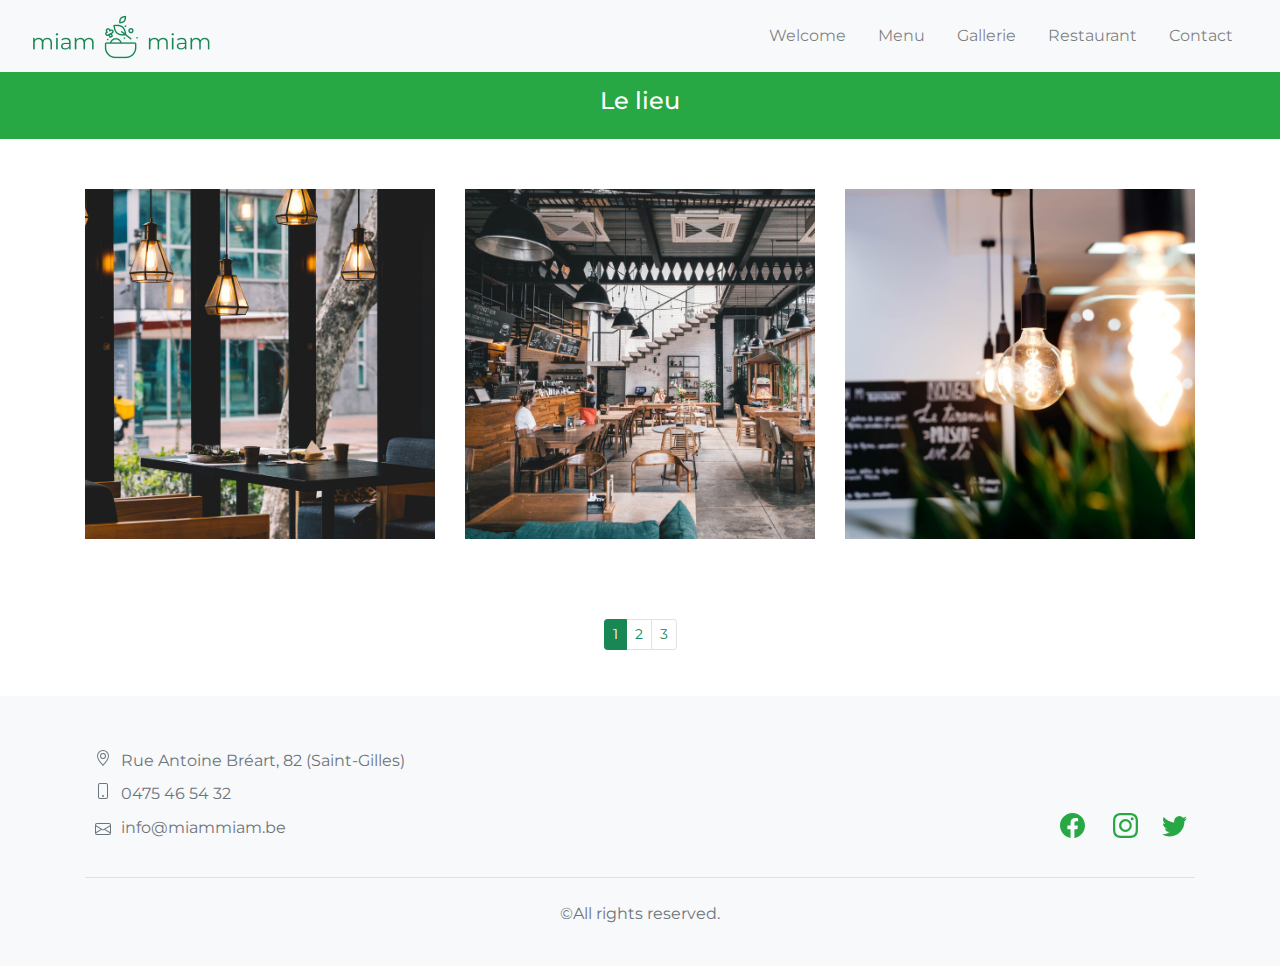
<file: restaurant/photos.html>
<!DOCTYPE html>
<html lang="en">

<head>
    <meta charset="UTF-8">
    <meta http-equiv="X-UA-Compatible" content="IE=edge">
    <meta name="viewport" content="width=device-width, initial-scale=1.0">
    <title>Photos Miam Miam</title>
    <link rel="stylesheet" href="https://maxcdn.bootstrapcdn.com/bootstrap/4.0.0/css/bootstrap.min.css"
        integrity="sha384-Gn5384xqQ1aoWXA+058RXPxPg6fy4IWvTNh0E263XmFcJlSAwiGgFAW/dAiS6JXm" crossorigin="anonymous">
    <link rel="stylesheet" href="css/styles.css">
    <!-- favicon -->
    <link rel="icon" type="image/png" href="img/logo/champignon.png">
    <!-- Family font Montserrat0-->
    <link rel="preconnect" href="https://fonts.googleapis.com">
    <link rel="preconnect" href="https://fonts.gstatic.com" crossorigin>
    <link
        href="https://fonts.googleapis.com/css2?family=Montserrat:ital,wght@0,100;0,200;0,300;0,400;0,500;0,600;0,700;0,800;0,900;1,100;1,200;1,300;1,400;1,500;1,600;1,700;1,800;1,900&display=swap"
        rel="stylesheet">
</head>

<body>


    <header>
        <!--Navigation Bar-->
        <nav class="navbar navbar-expand-lg navbar-light bg-light sticky-top">
            <div class="container-fluid">

                <a href="index.html" class="navbar-brand mb-0 me-5 ms-5 h1 text-secondary">
                    <img src="img/logo/miammiam_vert_petit.png" alt="Miam Miam Logo"
                        class=" d-inline-block align-self-start">
                </a>

                <button class="navbar-toggler" type="button" data-bs-toggle="collapse"
                    data-bs-target="#navbarSupportedContent" aria-controls="navbarSupportedContent"
                    aria-expanded="false" aria-label="Toggle navigation">
                    <span class="navbar-toggler-icon"></span>
                </button>

                <div class="collapse navbar-collapse justify-content-end" id="navbarSupportedContent">
                    <ul class="navbar-nav mb-2 mb-lg-0 ms-100">
                        <li class="nav-item p-2 link-menu ">
                            <a class="nav-link" href="index.html">Welcome</a>
                        </li>
                        <li class="nav-item p-2 link-menu">
                            <a class="nav-link" href="menu.html">Menu</a>
                        </li>
                        <li class="nav-item p-2 link-menu ">
                            <a class="nav-link" href="photos.html">Gallerie</a>
                        </li>
                        <li class="nav-item p-2 link-menu ">
                            <a class="nav-link" href="trouver.html">Restaurant</a>
                        </li>
                        <li class="nav-item p-2 link-menu ">
                            <a class="nav-link" href="contact.html">Contact</a>
                        </li>
                    </ul>
                </div>
            </div>
        </nav>
    </header>

    <!-- MAIN------------------------------------------------------------------------------------------------------------------------------------------- -->
    <main>
        <!-- Voici Jumbotron titre page gallerie -->
        <div class="jumbotron-fluid bg-success text-center jumbotron_photos justify-content-center align-items-center">
            <h4 class="text-center text-white fw-lighter">Le lieu</h4>
        </div>

        <div class="container">
            <div class="row" id="menu_intro">
                <div class="col-xs-12 col-sm-12 col-md-4 col-lg-4 mx-auto justify-content-center">
                    <img class="w-100 y-100" src="img/photos_resto/bundo-kim-Pb9bUzH1nD8-unsplash_2.jpg"
                        alt="resto Miam Miam">
                </div>
                <div class="col-xs-12 col-sm-12 col-md-4 col-lg-4 mx-auto justify-content-center">
                    <img class="w-100 y-100" src="img/photos_resto/shawnanggg-nmpW_WwwVSc-unsplash_B.jpg"
                        alt="resto Miam Miam">
                </div>
                <div class="col-xs-12 col-sm-12 col-md-4 col-lg-4 mx-auto justify-content-center">
                    <img class="w-100 y-100" src="img/photos_resto/thomas-vimare-ibqNFI6nC7g-unsplash_B.jpg"
                        alt="resto Miam Miam">
                </div>
            </div>
        </div>

        <!-- Pagination simple -->
        <div class="container">
            <div class="row justify-content-center">
                <nav aria-label="pagination gallerie photos" class="success">
                    <ul class="pagination pagination-sm">
                        <li class="page-item active" aria-current="page">
                            <span class="page-link">1</span>
                        </li>
                        <li class="page-item"><a class="page-link" href="photos2.html">2</a></li>
                        <li class="page-item"><a class="page-link" href="photos3.html">3</a></li>
                    </ul>
                </nav>
            </div>
        </div>


    </main>

    <footer class="bg-light text-secondary pt-5 pb-4">
        <div class="container-fluid text-center text-md-center">
            <div class="container">
                <div class="row text-left text-md-left">
                    <!--Addresse & co-->
                    <table class="table table-borderless table-sm col-xs-12 col-sm-12 col-md-6 col-lg-6 mx-auto">
                        <tr>
                            <td class="text-right border-0"><svg xmlns="http://www.w3.org/2000/svg" width="16"
                                    height="16" fill="currentColor" class="bi bi-geo-alt" viewBox="0 0 16 16">
                                    <path
                                        d="M12.166 8.94c-.524 1.062-1.234 2.12-1.96 3.07A31.493 31.493 0 0 1 8 14.58a31.481 31.481 0 0 1-2.206-2.57c-.726-.95-1.436-2.008-1.96-3.07C3.304 7.867 3 6.862 3 6a5 5 0 0 1 10 0c0 .862-.305 1.867-.834 2.94zM8 16s6-5.686 6-10A6 6 0 0 0 2 6c0 4.314 6 10 6 10z" />
                                    <path d="M8 8a2 2 0 1 1 0-4 2 2 0 0 1 0 4zm0 1a3 3 0 1 0 0-6 3 3 0 0 0 0 6z" />
                                </svg></td>
                            <td class="border-0">Rue Antoine Bréart, 82 (Saint-Gilles)</td>
                        </tr>
                        <tr>
                            <td class="text-right border-0"><svg xmlns="http://www.w3.org/2000/svg" width="16"
                                    height="16" fill="currentColor" class="bi bi-phone" viewBox="0 0 16 16">
                                    <path
                                        d="M11 1a1 1 0 0 1 1 1v12a1 1 0 0 1-1 1H5a1 1 0 0 1-1-1V2a1 1 0 0 1 1-1h6zM5 0a2 2 0 0 0-2 2v12a2 2 0 0 0 2 2h6a2 2 0 0 0 2-2V2a2 2 0 0 0-2-2H5z" />
                                    <path d="M8 14a1 1 0 1 0 0-2 1 1 0 0 0 0 2z" />
                                </svg></td>
                            <td class="border-0">0475 46 54 32</td>
                        </tr>
                        <tr>
                            <td class="text-right border-0"><svg xmlns="http://www.w3.org/2000/svg" width="16"
                                    height="16" fill="currentColor" class="bi bi-envelope align-middle"
                                    viewBox="0 0 16 16">
                                    <path
                                        d="M0 4a2 2 0 0 1 2-2h12a2 2 0 0 1 2 2v8a2 2 0 0 1-2 2H2a2 2 0 0 1-2-2V4zm2-1a1 1 0 0 0-1 1v.217l7 4.2 7-4.2V4a1 1 0 0 0-1-1H2zm13 2.383-4.758 2.855L15 11.114v-5.73zm-.034 6.878L9.271 8.82 8 9.583 6.728 8.82l-5.694 3.44A1 1 0 0 0 2 13h12a1 1 0 0 0 .966-.739zM1 11.114l4.758-2.876L1 5.383v5.73z" />
                                </svg></td>
                            <td class="border-0">info@miammiam.be</td>
                        </tr>
                    </table>

                    <!--Social Media-->
                    <div class="col-xs-12 col-sm-12 col-md-6 col-lg-6 mx-auto align-self-end">
                        <div class="text-center text-md-right">
                            <ul class="list-unstyled list-inline">
                                <li class="list-inline-item">
                                    <a href="#" class="btn-floating btn-sm text-success"><svg
                                            xmlns="http://www.w3.org/2000/svg" width="25" height="25"
                                            fill="currentColor" class="bi bi-facebook" viewBox="0 0 16 16">
                                            <path
                                                d="M16 8.049c0-4.446-3.582-8.05-8-8.05C3.58 0-.002 3.603-.002 8.05c0 4.017 2.926 7.347 6.75 7.951v-5.625h-2.03V8.05H6.75V6.275c0-2.017 1.195-3.131 3.022-3.131.876 0 1.791.157 1.791.157v1.98h-1.009c-.993 0-1.303.621-1.303 1.258v1.51h2.218l-.354 2.326H9.25V16c3.824-.604 6.75-3.934 6.75-7.951z" />
                                        </svg></a>
                                </li>
                                <li class="list-inline-item">
                                    <a href="#" class="btn-floating btn-sm text-success"><svg
                                            xmlns="http://www.w3.org/2000/svg" width="25" height="25"
                                            fill="currentColor" class="bi bi-instagram" viewBox="0 0 16 16">
                                            <path
                                                d="M8 0C5.829 0 5.556.01 4.703.048 3.85.088 3.269.222 2.76.42a3.917 3.917 0 0 0-1.417.923A3.927 3.927 0 0 0 .42 2.76C.222 3.268.087 3.85.048 4.7.01 5.555 0 5.827 0 8.001c0 2.172.01 2.444.048 3.297.04.852.174 1.433.372 1.942.205.526.478.972.923 1.417.444.445.89.719 1.416.923.51.198 1.09.333 1.942.372C5.555 15.99 5.827 16 8 16s2.444-.01 3.298-.048c.851-.04 1.434-.174 1.943-.372a3.916 3.916 0 0 0 1.416-.923c.445-.445.718-.891.923-1.417.197-.509.332-1.09.372-1.942C15.99 10.445 16 10.173 16 8s-.01-2.445-.048-3.299c-.04-.851-.175-1.433-.372-1.941a3.926 3.926 0 0 0-.923-1.417A3.911 3.911 0 0 0 13.24.42c-.51-.198-1.092-.333-1.943-.372C10.443.01 10.172 0 7.998 0h.003zm-.717 1.442h.718c2.136 0 2.389.007 3.232.046.78.035 1.204.166 1.486.275.373.145.64.319.92.599.28.28.453.546.598.92.11.281.24.705.275 1.485.039.843.047 1.096.047 3.231s-.008 2.389-.047 3.232c-.035.78-.166 1.203-.275 1.485a2.47 2.47 0 0 1-.599.919c-.28.28-.546.453-.92.598-.28.11-.704.24-1.485.276-.843.038-1.096.047-3.232.047s-2.39-.009-3.233-.047c-.78-.036-1.203-.166-1.485-.276a2.478 2.478 0 0 1-.92-.598 2.48 2.48 0 0 1-.6-.92c-.109-.281-.24-.705-.275-1.485-.038-.843-.046-1.096-.046-3.233 0-2.136.008-2.388.046-3.231.036-.78.166-1.204.276-1.486.145-.373.319-.64.599-.92.28-.28.546-.453.92-.598.282-.11.705-.24 1.485-.276.738-.034 1.024-.044 2.515-.045v.002zm4.988 1.328a.96.96 0 1 0 0 1.92.96.96 0 0 0 0-1.92zm-4.27 1.122a4.109 4.109 0 1 0 0 8.217 4.109 4.109 0 0 0 0-8.217zm0 1.441a2.667 2.667 0 1 1 0 5.334 2.667 2.667 0 0 1 0-5.334z" />
                                        </svg></a>
                                <li class="list-inline-item">
                                    <a href="#" class="btn-floating btn-sm text-success"><svg
                                            xmlns="http://www.w3.org/2000/svg" width="25" height="25"
                                            fill="currentColor" class="bi bi-twitter" viewBox="0 0 16 16">
                                            <path
                                                d="M5.026 15c6.038 0 9.341-5.003 9.341-9.334 0-.14 0-.282-.006-.422A6.685 6.685 0 0 0 16 3.542a6.658 6.658 0 0 1-1.889.518 3.301 3.301 0 0 0 1.447-1.817 6.533 6.533 0 0 1-2.087.793A3.286 3.286 0 0 0 7.875 6.03a9.325 9.325 0 0 1-6.767-3.429 3.289 3.289 0 0 0 1.018 4.382A3.323 3.323 0 0 1 .64 6.575v.045a3.288 3.288 0 0 0 2.632 3.218 3.203 3.203 0 0 1-.865.115 3.23 3.23 0 0 1-.614-.057 3.283 3.283 0 0 0 3.067 2.277A6.588 6.588 0 0 1 .78 13.58a6.32 6.32 0 0 1-.78-.045A9.344 9.344 0 0 0 5.026 15z" />
                                        </svg></a>
                                </li>
                            </ul>
                        </div>
                    </div>

                </div>
            </div>

            <!--Copyright-->
            <div class="container text-center text-md-center">
                <hr class="mb-4">
                <!-- ligne séparation -->
                <div class="row align-items-center">
                    <div class="col-12 justify-content-center">
                        <p class="align-self-center">&copy;All rights reserved.</p>
                    </div>

                </div>
            </div>

        </div>

    </footer>






    <!--  Popper and Bootstrap JS -->
    <script src="https://cdn.jsdelivr.net/npm/@popperjs/core@2.9.2/dist/umd/popper.min.js"
        integrity="sha384-IQsoLXl5PILFhosVNubq5LC7Qb9DXgDA9i+tQ8Zj3iwWAwPtgFTxbJ8NT4GN1R8p"
        crossorigin="anonymous"></script>
    <script src="https://cdn.jsdelivr.net/npm/bootstrap@5.0.2/dist/js/bootstrap.min.js"
        integrity="sha384-cVKIPhGWiC2Al4u+LWgxfKTRIcfu0JTxR+EQDz/bgldoEyl4H0zUF0QKbrJ0EcQF"
        crossorigin="anonymous"></script>
</body>

</html>
</file>
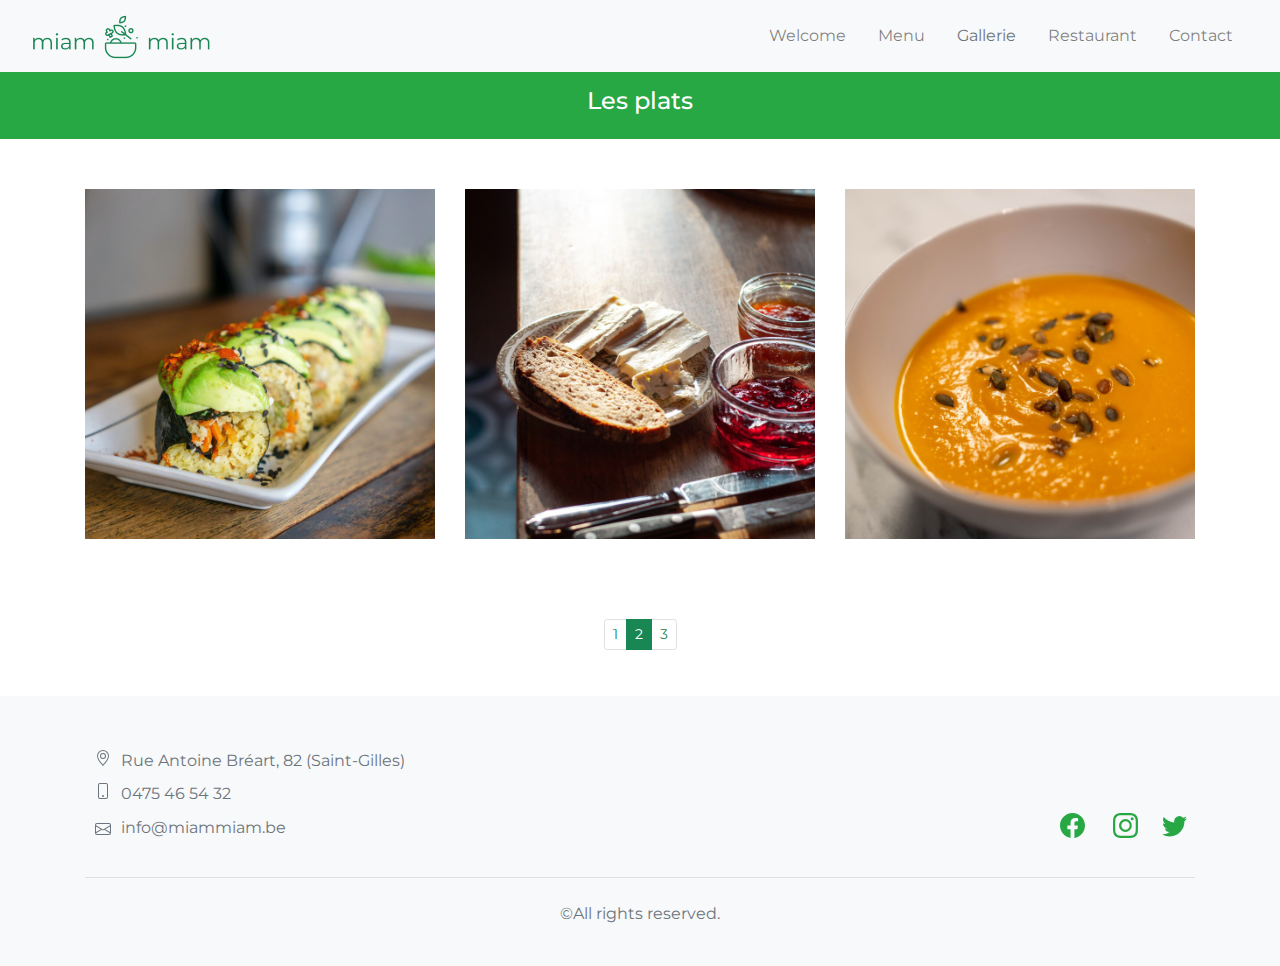
<file: restaurant/photos2.html>
<!DOCTYPE html>
<html lang="en">

<head>
    <meta charset="UTF-8">
    <meta http-equiv="X-UA-Compatible" content="IE=edge">
    <meta name="viewport" content="width=device-width, initial-scale=1.0">
    <title>Photos Miam Miam</title>
    <link rel="stylesheet" href="https://maxcdn.bootstrapcdn.com/bootstrap/4.0.0/css/bootstrap.min.css"
        integrity="sha384-Gn5384xqQ1aoWXA+058RXPxPg6fy4IWvTNh0E263XmFcJlSAwiGgFAW/dAiS6JXm" crossorigin="anonymous">
    <link rel="stylesheet" href="css/styles.css">
    <!-- favicon -->
    <link rel="icon" type="image/png" href="img/logo/champignon.png">
    <!-- Family font Montserrat0-->
    <link rel="preconnect" href="https://fonts.googleapis.com">
    <link rel="preconnect" href="https://fonts.gstatic.com" crossorigin>
    <link
        href="https://fonts.googleapis.com/css2?family=Montserrat:ital,wght@0,100;0,200;0,300;0,400;0,500;0,600;0,700;0,800;0,900;1,100;1,200;1,300;1,400;1,500;1,600;1,700;1,800;1,900&display=swap"
        rel="stylesheet">
</head>

<body>


    <header>
        <!--Navigation Bar-->
        <nav class="navbar navbar-expand-lg navbar-light bg-light sticky-top">
            <div class="container-fluid">

                <a href="index.html" class="navbar-brand mb-0 me-5 ms-5 h1 text-secondary">
                    <img src="img/logo/miammiam_vert_petit.png" alt="Miam Miam Logo"
                        class=" d-inline-block align-self-start">
                </a>

                <button class="navbar-toggler" type="button" data-bs-toggle="collapse"
                    data-bs-target="#navbarSupportedContent" aria-controls="navbarSupportedContent"
                    aria-expanded="false" aria-label="Toggle navigation">
                    <span class="navbar-toggler-icon"></span>
                </button>

                <div class="collapse navbar-collapse justify-content-end" id="navbarSupportedContent">
                    <ul class="navbar-nav mb-2 mb-lg-0 ms-100">
                        <li class="nav-item p-2 link-menu ">
                            <a class="nav-link" href="index.html">Welcome</a>
                        </li>
                        <li class="nav-item p-2 link-menu">
                            <a class="nav-link" href="menu.html">Menu</a>
                        </li>
                        <li class="nav-item p-2 link-menu ">
                            <a class="nav-link text-secondary active" href="photos.html">Gallerie</a>
                        </li>
                        <li class="nav-item p-2 link-menu ">
                            <a class="nav-link" href="trouver.html">Restaurant</a>
                        </li>
                        <li class="nav-item p-2 link-menu ">
                            <a class="nav-link" href="contact.html">Contact</a>
                        </li>
                    </ul>
                </div>
            </div>
        </nav>
    </header>

    <!-- MAIN------------------------------------------------------------------------------------------------------------------------------------------- -->
    <main>
        <!-- Voici Jumbotron titre page gallerie 2 -->
        <div class="jumbotron-fluid bg-success text-center jumbotron_photos justify-content-center align-items-center">
            <h4 class="text-center text-white fw-lighter">Les plats</h4>
        </div>

        <div class="container">
            <div class="row" id="menu_intro">
                <div class="col-xs-12 col-sm-12 col-md-4 col-lg-4 mx-auto justify-content-center">
                    <img class="w-100 y-100" src="img/photos_sale/abillion-i4jrjvPQCXQ-unsplash_B.jpg"
                        alt="plat Miam Miam">
                </div>
                <div class="col-xs-12 col-sm-12 col-md-4 col-lg-4 mx-auto justify-content-center">
                    <img class="w-100 y-100" src="img/photos_sale/kristine-tumanyan-sNx8wTzHv1c-unsplash_2.jpg"
                        alt="plat Miam Miam">
                </div>
                <div class="col-xs-12 col-sm-12 col-md-4 col-lg-4 mx-auto justify-content-center">
                    <img class="w-100 y-100" src="img/photos_sale/pexels-cottonbro-6853447_2.jpg" alt="plat Miam Miam">
                </div>
            </div>
        </div>

        <!-- Pagination simple -->
        <div class="container">
            <div class="row justify-content-center">
                <nav aria-label="pagination gallerie photos" class="success">
                    <ul class="pagination pagination-sm">
                        <li class="page-item" aria-current="page">
                            <a class="page-link" href="photos.html">1</a>
                        </li>
                        <li class="page-item active"><span class="page-link">2</span></li>
                        <li class="page-item"><a class="page-link" href="photos3.html">3</a></li>
                    </ul>
                </nav>
            </div>
        </div>


    </main>

    <footer class="bg-light text-secondary pt-5 pb-4">
        <div class="container-fluid text-center text-md-center">
            <div class="container">
                <div class="row text-left text-md-left">
                    <!--Addresse & co-->
                    <table class="table table-borderless table-sm col-xs-12 col-sm-12 col-md-6 col-lg-6 mx-auto">
                        <tr>
                            <td class="text-right border-0"><svg xmlns="http://www.w3.org/2000/svg" width="16"
                                    height="16" fill="currentColor" class="bi bi-geo-alt" viewBox="0 0 16 16">
                                    <path
                                        d="M12.166 8.94c-.524 1.062-1.234 2.12-1.96 3.07A31.493 31.493 0 0 1 8 14.58a31.481 31.481 0 0 1-2.206-2.57c-.726-.95-1.436-2.008-1.96-3.07C3.304 7.867 3 6.862 3 6a5 5 0 0 1 10 0c0 .862-.305 1.867-.834 2.94zM8 16s6-5.686 6-10A6 6 0 0 0 2 6c0 4.314 6 10 6 10z" />
                                    <path d="M8 8a2 2 0 1 1 0-4 2 2 0 0 1 0 4zm0 1a3 3 0 1 0 0-6 3 3 0 0 0 0 6z" />
                                </svg></td>
                            <td class="border-0">Rue Antoine Bréart, 82 (Saint-Gilles)</td>
                        </tr>
                        <tr>
                            <td class="text-right border-0"><svg xmlns="http://www.w3.org/2000/svg" width="16"
                                    height="16" fill="currentColor" class="bi bi-phone" viewBox="0 0 16 16">
                                    <path
                                        d="M11 1a1 1 0 0 1 1 1v12a1 1 0 0 1-1 1H5a1 1 0 0 1-1-1V2a1 1 0 0 1 1-1h6zM5 0a2 2 0 0 0-2 2v12a2 2 0 0 0 2 2h6a2 2 0 0 0 2-2V2a2 2 0 0 0-2-2H5z" />
                                    <path d="M8 14a1 1 0 1 0 0-2 1 1 0 0 0 0 2z" />
                                </svg></td>
                            <td class="border-0">0475 46 54 32</td>
                        </tr>
                        <tr>
                            <td class="text-right border-0"><svg xmlns="http://www.w3.org/2000/svg" width="16"
                                    height="16" fill="currentColor" class="bi bi-envelope align-middle"
                                    viewBox="0 0 16 16">
                                    <path
                                        d="M0 4a2 2 0 0 1 2-2h12a2 2 0 0 1 2 2v8a2 2 0 0 1-2 2H2a2 2 0 0 1-2-2V4zm2-1a1 1 0 0 0-1 1v.217l7 4.2 7-4.2V4a1 1 0 0 0-1-1H2zm13 2.383-4.758 2.855L15 11.114v-5.73zm-.034 6.878L9.271 8.82 8 9.583 6.728 8.82l-5.694 3.44A1 1 0 0 0 2 13h12a1 1 0 0 0 .966-.739zM1 11.114l4.758-2.876L1 5.383v5.73z" />
                                </svg></td>
                            <td class="border-0">info@miammiam.be</td>
                        </tr>
                    </table>


                    <!--Social Media-->
                    <div class="col-xs-12 col-sm-12 col-md-6 col-lg-6 mx-auto align-self-end">
                        <div class="text-center text-md-right">
                            <ul class="list-unstyled list-inline">
                                <li class="list-inline-item">
                                    <a href="#" class="btn-floating btn-sm text-success"><svg
                                            xmlns="http://www.w3.org/2000/svg" width="25" height="25"
                                            fill="currentColor" class="bi bi-facebook" viewBox="0 0 16 16">
                                            <path
                                                d="M16 8.049c0-4.446-3.582-8.05-8-8.05C3.58 0-.002 3.603-.002 8.05c0 4.017 2.926 7.347 6.75 7.951v-5.625h-2.03V8.05H6.75V6.275c0-2.017 1.195-3.131 3.022-3.131.876 0 1.791.157 1.791.157v1.98h-1.009c-.993 0-1.303.621-1.303 1.258v1.51h2.218l-.354 2.326H9.25V16c3.824-.604 6.75-3.934 6.75-7.951z" />
                                        </svg></a>
                                </li>
                                <li class="list-inline-item">
                                    <a href="#" class="btn-floating btn-sm text-success"><svg
                                            xmlns="http://www.w3.org/2000/svg" width="25" height="25"
                                            fill="currentColor" class="bi bi-instagram" viewBox="0 0 16 16">
                                            <path
                                                d="M8 0C5.829 0 5.556.01 4.703.048 3.85.088 3.269.222 2.76.42a3.917 3.917 0 0 0-1.417.923A3.927 3.927 0 0 0 .42 2.76C.222 3.268.087 3.85.048 4.7.01 5.555 0 5.827 0 8.001c0 2.172.01 2.444.048 3.297.04.852.174 1.433.372 1.942.205.526.478.972.923 1.417.444.445.89.719 1.416.923.51.198 1.09.333 1.942.372C5.555 15.99 5.827 16 8 16s2.444-.01 3.298-.048c.851-.04 1.434-.174 1.943-.372a3.916 3.916 0 0 0 1.416-.923c.445-.445.718-.891.923-1.417.197-.509.332-1.09.372-1.942C15.99 10.445 16 10.173 16 8s-.01-2.445-.048-3.299c-.04-.851-.175-1.433-.372-1.941a3.926 3.926 0 0 0-.923-1.417A3.911 3.911 0 0 0 13.24.42c-.51-.198-1.092-.333-1.943-.372C10.443.01 10.172 0 7.998 0h.003zm-.717 1.442h.718c2.136 0 2.389.007 3.232.046.78.035 1.204.166 1.486.275.373.145.64.319.92.599.28.28.453.546.598.92.11.281.24.705.275 1.485.039.843.047 1.096.047 3.231s-.008 2.389-.047 3.232c-.035.78-.166 1.203-.275 1.485a2.47 2.47 0 0 1-.599.919c-.28.28-.546.453-.92.598-.28.11-.704.24-1.485.276-.843.038-1.096.047-3.232.047s-2.39-.009-3.233-.047c-.78-.036-1.203-.166-1.485-.276a2.478 2.478 0 0 1-.92-.598 2.48 2.48 0 0 1-.6-.92c-.109-.281-.24-.705-.275-1.485-.038-.843-.046-1.096-.046-3.233 0-2.136.008-2.388.046-3.231.036-.78.166-1.204.276-1.486.145-.373.319-.64.599-.92.28-.28.546-.453.92-.598.282-.11.705-.24 1.485-.276.738-.034 1.024-.044 2.515-.045v.002zm4.988 1.328a.96.96 0 1 0 0 1.92.96.96 0 0 0 0-1.92zm-4.27 1.122a4.109 4.109 0 1 0 0 8.217 4.109 4.109 0 0 0 0-8.217zm0 1.441a2.667 2.667 0 1 1 0 5.334 2.667 2.667 0 0 1 0-5.334z" />
                                        </svg></a>
                                <li class="list-inline-item">
                                    <a href="#" class="btn-floating btn-sm text-success"><svg
                                            xmlns="http://www.w3.org/2000/svg" width="25" height="25"
                                            fill="currentColor" class="bi bi-twitter" viewBox="0 0 16 16">
                                            <path
                                                d="M5.026 15c6.038 0 9.341-5.003 9.341-9.334 0-.14 0-.282-.006-.422A6.685 6.685 0 0 0 16 3.542a6.658 6.658 0 0 1-1.889.518 3.301 3.301 0 0 0 1.447-1.817 6.533 6.533 0 0 1-2.087.793A3.286 3.286 0 0 0 7.875 6.03a9.325 9.325 0 0 1-6.767-3.429 3.289 3.289 0 0 0 1.018 4.382A3.323 3.323 0 0 1 .64 6.575v.045a3.288 3.288 0 0 0 2.632 3.218 3.203 3.203 0 0 1-.865.115 3.23 3.23 0 0 1-.614-.057 3.283 3.283 0 0 0 3.067 2.277A6.588 6.588 0 0 1 .78 13.58a6.32 6.32 0 0 1-.78-.045A9.344 9.344 0 0 0 5.026 15z" />
                                        </svg></a>
                                </li>
                            </ul>
                        </div>
                    </div>

                </div>
            </div>

            <!--Copyright-->
            <div class="container text-center text-md-center">
                <hr class="mb-4">
                <!-- ligne séparation -->
                <div class="row align-items-center">
                    <div class="col-12 justify-content-center">
                        <p class="align-self-center">&copy;All rights reserved.</p>
                    </div>

                </div>
            </div>

        </div>

    </footer>






    <!--  Popper and Bootstrap JS -->
    <script src="https://cdn.jsdelivr.net/npm/@popperjs/core@2.9.2/dist/umd/popper.min.js"
        integrity="sha384-IQsoLXl5PILFhosVNubq5LC7Qb9DXgDA9i+tQ8Zj3iwWAwPtgFTxbJ8NT4GN1R8p"
        crossorigin="anonymous"></script>
    <script src="https://cdn.jsdelivr.net/npm/bootstrap@5.0.2/dist/js/bootstrap.min.js"
        integrity="sha384-cVKIPhGWiC2Al4u+LWgxfKTRIcfu0JTxR+EQDz/bgldoEyl4H0zUF0QKbrJ0EcQF"
        crossorigin="anonymous"></script>
</body>

</html>
</file>
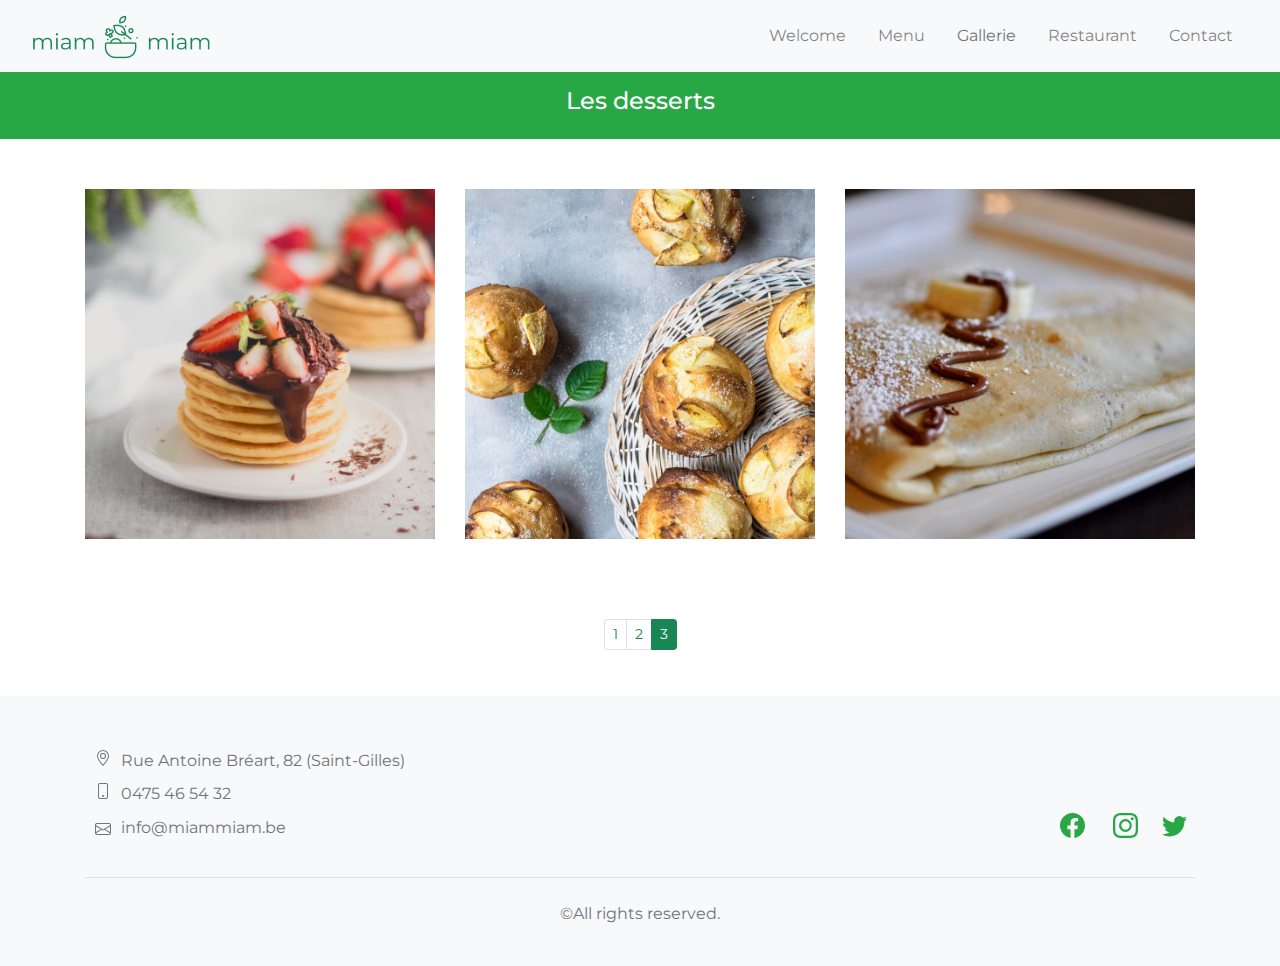
<file: restaurant/photos3.html>
<!DOCTYPE html>
<html lang="en">

<head>
    <meta charset="UTF-8">
    <meta http-equiv="X-UA-Compatible" content="IE=edge">
    <meta name="viewport" content="width=device-width, initial-scale=1.0">
    <title>Photos Miam Miam</title>
    <link rel="stylesheet" href="https://maxcdn.bootstrapcdn.com/bootstrap/4.0.0/css/bootstrap.min.css"
        integrity="sha384-Gn5384xqQ1aoWXA+058RXPxPg6fy4IWvTNh0E263XmFcJlSAwiGgFAW/dAiS6JXm" crossorigin="anonymous">
    <link rel="stylesheet" href="css/styles.css">
    <!-- favicon -->
    <link rel="icon" type="image/png" href="img/logo/champignon.png">
    <!-- Family font Montserrat0-->
    <link rel="preconnect" href="https://fonts.googleapis.com">
    <link rel="preconnect" href="https://fonts.gstatic.com" crossorigin>
    <link
        href="https://fonts.googleapis.com/css2?family=Montserrat:ital,wght@0,100;0,200;0,300;0,400;0,500;0,600;0,700;0,800;0,900;1,100;1,200;1,300;1,400;1,500;1,600;1,700;1,800;1,900&display=swap"
        rel="stylesheet">
</head>

<body>


    <header>
        <!--Navigation Bar-->
        <nav class="navbar navbar-expand-lg navbar-light bg-light sticky-top">
            <div class="container-fluid">

                <a href="index.html" class="navbar-brand mb-0 me-5 ms-5 h1 text-secondary">
                    <img src="img/logo/miammiam_vert_petit.png" alt="Miam Miam Logo"
                        class=" d-inline-block align-self-start">
                </a>

                <button class="navbar-toggler" type="button" data-bs-toggle="collapse"
                    data-bs-target="#navbarSupportedContent" aria-controls="navbarSupportedContent"
                    aria-expanded="false" aria-label="Toggle navigation">
                    <span class="navbar-toggler-icon"></span>
                </button>

                <div class="collapse navbar-collapse justify-content-end" id="navbarSupportedContent">
                    <ul class="navbar-nav mb-2 mb-lg-0 ms-100">
                        <li class="nav-item p-2 link-menu ">
                            <a class="nav-link" href="index.html">Welcome</a>
                        </li>
                        <li class="nav-item p-2 link-menu">
                            <a class="nav-link" href="menu.html">Menu</a>
                        </li>
                        <li class="nav-item p-2 link-menu ">
                            <a class="nav-link text-secondary active" href="photos.html">Gallerie</a>
                        </li>
                        <li class="nav-item p-2 link-menu ">
                            <a class="nav-link" href="trouver.html">Restaurant</a>
                        </li>
                        <li class="nav-item p-2 link-menu ">
                            <a class="nav-link" href="contact.html">Contact</a>
                        </li>
                    </ul>
                </div>
            </div>
        </nav>
    </header>

    <!-- MAIN------------------------------------------------------------------------------------------------------------------------------------------- -->
    <main>
        <!-- Voici Jumbotron titre page gallerie 2 -->
        <div class="jumbotron-fluid bg-success text-center jumbotron_photos justify-content-center align-items-center">
            <h4 class="text-center text-white fw-lighter">Les desserts</h4>
        </div>

        <div class="container">
            <div class="row" id="menu_intro">
                <div class="col-xs-12 col-sm-12 col-md-4 col-lg-4 mx-auto justify-content-center">
                    <img class="w-100 y-100" src="img/photos_sucre/gabrielle-fernandes - qKYIxb8nbQ-unsplash_B.jpg"
                        alt="dessert Miam Miam">
                </div>
                <div class="col-xs-12 col-sm-12 col-md-4 col-lg-4 mx-auto justify-content-center">
                    <img class="w-100 y-100" src="img/photos_sucre/monika-grabkowska-xdGszqil4GI-unsplash_2.jpg"
                        alt="dessert Miam Miam">
                </div>
                <div class="col-xs-12 col-sm-12 col-md-4 col-lg-4 mx-auto justify-content-center">
                    <img class="w-100 y-100" src="img/photos_sucre/todd-cravens - ssI7gyHDfk-unsplash_B.jpg"
                        alt="dessert Miam Miam">
                </div>
            </div>
        </div>

        <!-- Pagination simple -->
        <div class="container">
            <div class="row justify-content-center">
                <nav aria-label="pagination gallerie photos" class="success">
                    <ul class="pagination pagination-sm">
                        <li class="page-item" aria-current="page">
                            <a class="page-link" href="photos.html">1</a>
                        </li>
                        <li class="page-item"><a class="page-link" href="photos2.html">2</a></li>
                        <li class="page-item active"><span class="page-link">3</span></li>
                    </ul>
                </nav>
            </div>
        </div>


    </main>

    <footer class="bg-light text-secondary pt-5 pb-4">
        <div class="container-fluid text-center text-md-center">
            <div class="container">
                <div class="row text-left text-md-left">
                    <!--Addresse & co-->
                    <table class="table table-borderless table-sm col-xs-12 col-sm-12 col-md-6 col-lg-6 mx-auto">
                        <tr>
                            <td class="text-right border-0"><svg xmlns="http://www.w3.org/2000/svg" width="16"
                                    height="16" fill="currentColor" class="bi bi-geo-alt" viewBox="0 0 16 16">
                                    <path
                                        d="M12.166 8.94c-.524 1.062-1.234 2.12-1.96 3.07A31.493 31.493 0 0 1 8 14.58a31.481 31.481 0 0 1-2.206-2.57c-.726-.95-1.436-2.008-1.96-3.07C3.304 7.867 3 6.862 3 6a5 5 0 0 1 10 0c0 .862-.305 1.867-.834 2.94zM8 16s6-5.686 6-10A6 6 0 0 0 2 6c0 4.314 6 10 6 10z" />
                                    <path d="M8 8a2 2 0 1 1 0-4 2 2 0 0 1 0 4zm0 1a3 3 0 1 0 0-6 3 3 0 0 0 0 6z" />
                                </svg></td>
                            <td class="border-0">Rue Antoine Bréart, 82 (Saint-Gilles)</td>
                        </tr>
                        <tr>
                            <td class="text-right border-0"><svg xmlns="http://www.w3.org/2000/svg" width="16"
                                    height="16" fill="currentColor" class="bi bi-phone" viewBox="0 0 16 16">
                                    <path
                                        d="M11 1a1 1 0 0 1 1 1v12a1 1 0 0 1-1 1H5a1 1 0 0 1-1-1V2a1 1 0 0 1 1-1h6zM5 0a2 2 0 0 0-2 2v12a2 2 0 0 0 2 2h6a2 2 0 0 0 2-2V2a2 2 0 0 0-2-2H5z" />
                                    <path d="M8 14a1 1 0 1 0 0-2 1 1 0 0 0 0 2z" />
                                </svg></td>
                            <td class="border-0">0475 46 54 32</td>
                        </tr>
                        <tr>
                            <td class="text-right border-0"><svg xmlns="http://www.w3.org/2000/svg" width="16"
                                    height="16" fill="currentColor" class="bi bi-envelope align-middle"
                                    viewBox="0 0 16 16">
                                    <path
                                        d="M0 4a2 2 0 0 1 2-2h12a2 2 0 0 1 2 2v8a2 2 0 0 1-2 2H2a2 2 0 0 1-2-2V4zm2-1a1 1 0 0 0-1 1v.217l7 4.2 7-4.2V4a1 1 0 0 0-1-1H2zm13 2.383-4.758 2.855L15 11.114v-5.73zm-.034 6.878L9.271 8.82 8 9.583 6.728 8.82l-5.694 3.44A1 1 0 0 0 2 13h12a1 1 0 0 0 .966-.739zM1 11.114l4.758-2.876L1 5.383v5.73z" />
                                </svg></td>
                            <td class="border-0">info@miammiam.be</td>
                        </tr>
                    </table>

                    <!--Social Media-->
                    <div class="col-xs-12 col-sm-12 col-md-6 col-lg-6 mx-auto align-self-end">
                        <div class="text-center text-md-right">
                            <ul class="list-unstyled list-inline">
                                <li class="list-inline-item">
                                    <a href="#" class="btn-floating btn-sm text-success"><svg
                                            xmlns="http://www.w3.org/2000/svg" width="25" height="25"
                                            fill="currentColor" class="bi bi-facebook" viewBox="0 0 16 16">
                                            <path
                                                d="M16 8.049c0-4.446-3.582-8.05-8-8.05C3.58 0-.002 3.603-.002 8.05c0 4.017 2.926 7.347 6.75 7.951v-5.625h-2.03V8.05H6.75V6.275c0-2.017 1.195-3.131 3.022-3.131.876 0 1.791.157 1.791.157v1.98h-1.009c-.993 0-1.303.621-1.303 1.258v1.51h2.218l-.354 2.326H9.25V16c3.824-.604 6.75-3.934 6.75-7.951z" />
                                        </svg></a>
                                </li>
                                <li class="list-inline-item">
                                    <a href="#" class="btn-floating btn-sm text-success"><svg
                                            xmlns="http://www.w3.org/2000/svg" width="25" height="25"
                                            fill="currentColor" class="bi bi-instagram" viewBox="0 0 16 16">
                                            <path
                                                d="M8 0C5.829 0 5.556.01 4.703.048 3.85.088 3.269.222 2.76.42a3.917 3.917 0 0 0-1.417.923A3.927 3.927 0 0 0 .42 2.76C.222 3.268.087 3.85.048 4.7.01 5.555 0 5.827 0 8.001c0 2.172.01 2.444.048 3.297.04.852.174 1.433.372 1.942.205.526.478.972.923 1.417.444.445.89.719 1.416.923.51.198 1.09.333 1.942.372C5.555 15.99 5.827 16 8 16s2.444-.01 3.298-.048c.851-.04 1.434-.174 1.943-.372a3.916 3.916 0 0 0 1.416-.923c.445-.445.718-.891.923-1.417.197-.509.332-1.09.372-1.942C15.99 10.445 16 10.173 16 8s-.01-2.445-.048-3.299c-.04-.851-.175-1.433-.372-1.941a3.926 3.926 0 0 0-.923-1.417A3.911 3.911 0 0 0 13.24.42c-.51-.198-1.092-.333-1.943-.372C10.443.01 10.172 0 7.998 0h.003zm-.717 1.442h.718c2.136 0 2.389.007 3.232.046.78.035 1.204.166 1.486.275.373.145.64.319.92.599.28.28.453.546.598.92.11.281.24.705.275 1.485.039.843.047 1.096.047 3.231s-.008 2.389-.047 3.232c-.035.78-.166 1.203-.275 1.485a2.47 2.47 0 0 1-.599.919c-.28.28-.546.453-.92.598-.28.11-.704.24-1.485.276-.843.038-1.096.047-3.232.047s-2.39-.009-3.233-.047c-.78-.036-1.203-.166-1.485-.276a2.478 2.478 0 0 1-.92-.598 2.48 2.48 0 0 1-.6-.92c-.109-.281-.24-.705-.275-1.485-.038-.843-.046-1.096-.046-3.233 0-2.136.008-2.388.046-3.231.036-.78.166-1.204.276-1.486.145-.373.319-.64.599-.92.28-.28.546-.453.92-.598.282-.11.705-.24 1.485-.276.738-.034 1.024-.044 2.515-.045v.002zm4.988 1.328a.96.96 0 1 0 0 1.92.96.96 0 0 0 0-1.92zm-4.27 1.122a4.109 4.109 0 1 0 0 8.217 4.109 4.109 0 0 0 0-8.217zm0 1.441a2.667 2.667 0 1 1 0 5.334 2.667 2.667 0 0 1 0-5.334z" />
                                        </svg></a>
                                <li class="list-inline-item">
                                    <a href="#" class="btn-floating btn-sm text-success"><svg
                                            xmlns="http://www.w3.org/2000/svg" width="25" height="25"
                                            fill="currentColor" class="bi bi-twitter" viewBox="0 0 16 16">
                                            <path
                                                d="M5.026 15c6.038 0 9.341-5.003 9.341-9.334 0-.14 0-.282-.006-.422A6.685 6.685 0 0 0 16 3.542a6.658 6.658 0 0 1-1.889.518 3.301 3.301 0 0 0 1.447-1.817 6.533 6.533 0 0 1-2.087.793A3.286 3.286 0 0 0 7.875 6.03a9.325 9.325 0 0 1-6.767-3.429 3.289 3.289 0 0 0 1.018 4.382A3.323 3.323 0 0 1 .64 6.575v.045a3.288 3.288 0 0 0 2.632 3.218 3.203 3.203 0 0 1-.865.115 3.23 3.23 0 0 1-.614-.057 3.283 3.283 0 0 0 3.067 2.277A6.588 6.588 0 0 1 .78 13.58a6.32 6.32 0 0 1-.78-.045A9.344 9.344 0 0 0 5.026 15z" />
                                        </svg></a>
                                </li>
                            </ul>
                        </div>
                    </div>

                </div>
            </div>

            <!--Copyright-->
            <div class="container text-center text-md-center">
                <hr class="mb-4">
                <!-- ligne séparation -->
                <div class="row align-items-center">
                    <div class="col-12 justify-content-center">
                        <p class="align-self-center">&copy;All rights reserved.</p>
                    </div>

                </div>
            </div>

        </div>

    </footer>






    <!--  Popper and Bootstrap JS -->
    <script src="https://cdn.jsdelivr.net/npm/@popperjs/core@2.9.2/dist/umd/popper.min.js"
        integrity="sha384-IQsoLXl5PILFhosVNubq5LC7Qb9DXgDA9i+tQ8Zj3iwWAwPtgFTxbJ8NT4GN1R8p"
        crossorigin="anonymous"></script>
    <script src="https://cdn.jsdelivr.net/npm/bootstrap@5.0.2/dist/js/bootstrap.min.js"
        integrity="sha384-cVKIPhGWiC2Al4u+LWgxfKTRIcfu0JTxR+EQDz/bgldoEyl4H0zUF0QKbrJ0EcQF"
        crossorigin="anonymous"></script>
</body>

</html>
</file>
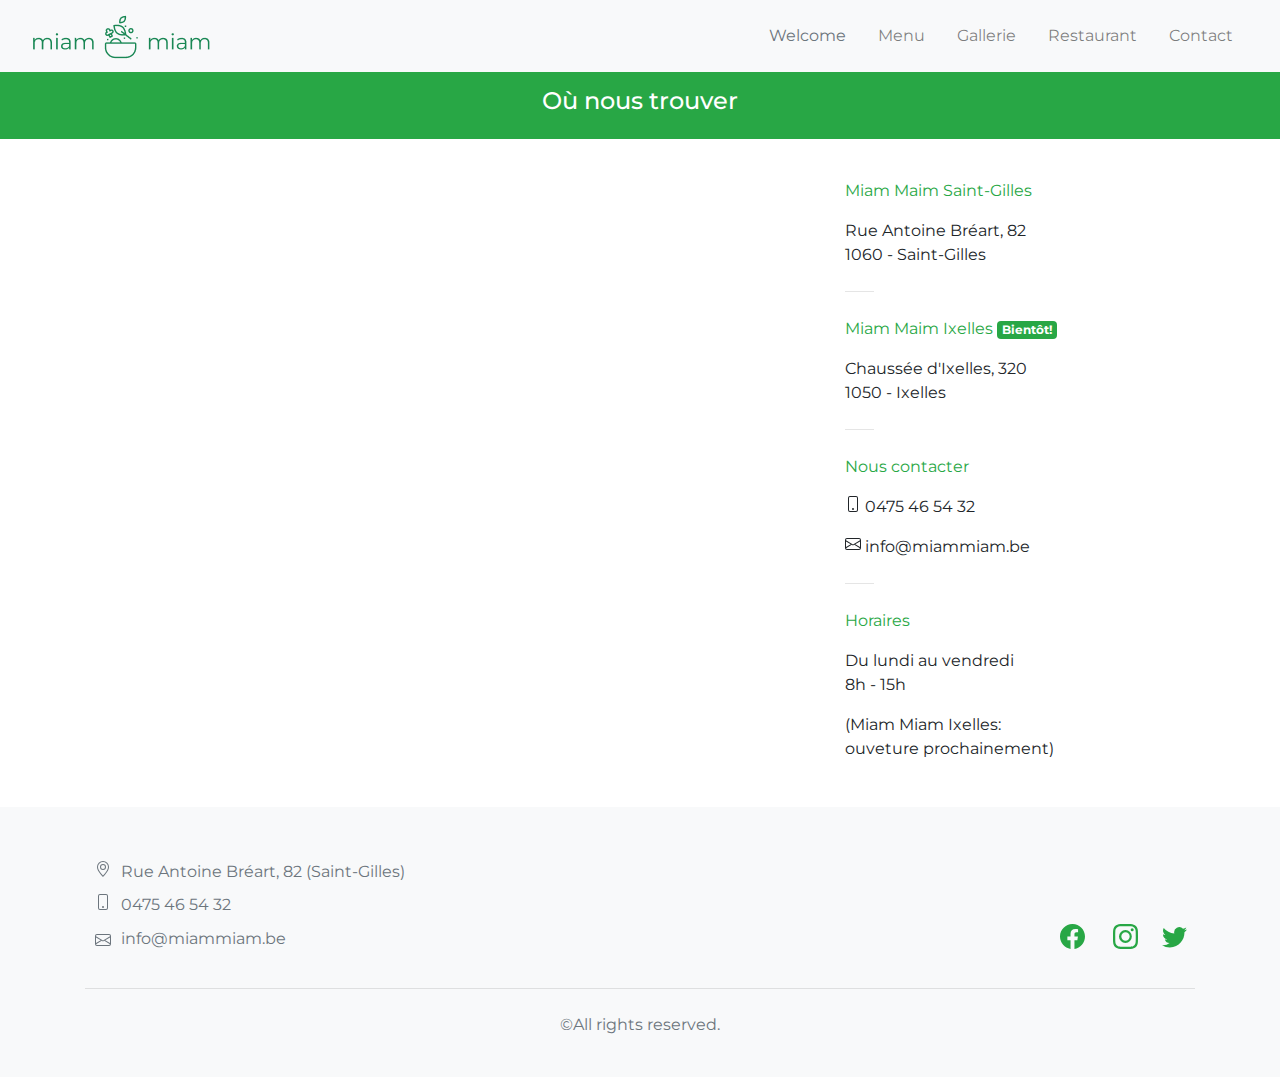
<file: restaurant/trouver.html>
<!DOCTYPE html>
<html lang="en">

<head>
    <meta charset="UTF-8">
    <meta http-equiv="X-UA-Compatible" content="IE=edge">
    <meta name="viewport" content="width=device-width, initial-scale=1.0">
    <title>Trouver Miam Miam</title>
    <link rel="stylesheet" href="https://maxcdn.bootstrapcdn.com/bootstrap/4.0.0/css/bootstrap.min.css"
        integrity="sha384-Gn5384xqQ1aoWXA+058RXPxPg6fy4IWvTNh0E263XmFcJlSAwiGgFAW/dAiS6JXm" crossorigin="anonymous">
    <link rel="stylesheet" href="css/styles.css">
    <!-- favicon -->
    <link rel="icon" type="image/png" href="img/logo/champignon.png" sizes="32x32">
    <!-- Family font Montserrat-->
    <link rel="preconnect" href="https://fonts.googleapis.com">
    <link rel="preconnect" href="https://fonts.gstatic.com" crossorigin>
    <link
        href="https://fonts.googleapis.com/css2?family=Montserrat:ital,wght@0,100;0,200;0,300;0,400;0,500;0,600;0,700;0,800;0,900;1,100;1,200;1,300;1,400;1,500;1,600;1,700;1,800;1,900&display=swap"
        rel="stylesheet">
</head>

<body>


    <header>
        <!--Navigation Bar-->
        <nav class="navbar navbar-expand-lg navbar-light bg-light sticky-top">
            <div class="container-fluid">

                <a href="index.html" class="navbar-brand mb-0 me-5 ms-5 h1 text-secondary">
                    <img src="img/logo/miammiam_vert_petit.png" alt="Miam Miam Logo"
                        class=" d-inline-block align-self-start">
                </a>

                <button class="navbar-toggler" type="button" data-bs-toggle="collapse"
                    data-bs-target="#navbarSupportedContent" aria-controls="navbarSupportedContent"
                    aria-expanded="false" aria-label="Toggle navigation">
                    <span class="navbar-toggler-icon"></span>
                </button>

                <div class="collapse navbar-collapse justify-content-end" id="navbarSupportedContent">
                    <ul class="navbar-nav mb-2 mb-lg-0 ms-100">
                        <li class="nav-item p-2 link-menu ">
                            <a class="nav-link text-secondary active" href="index.html">Welcome</a>
                        </li>
                        <li class="nav-item p-2 link-menu ">
                            <a class="nav-link" href="menu.html">Menu</a>
                        </li>
                        <li class="nav-item p-2 link-menu ">
                            <a class="nav-link" href="photos.html">Gallerie</a>
                        </li>
                        <li class="nav-item p-2 link-menu ">
                            <a class="nav-link" href="trouver.html">Restaurant</a>
                        </li>
                        <li class="nav-item p-2 link-menu ">
                            <a class="nav-link" href="contact.html">Contact</a>
                        </li>
                    </ul>
                </div>
            </div>
        </nav>
    </header>

    <!-- MAIN ------------------------------------------------------------------------------------------------------------------------------------------- -->

    <main>
        <!-- Voici Jumbotron titre page gallerie -->
        <div class="jumbotron-fluid bg-success text-center jumbotron_photos justify-content-center align-items-center">
            <h4 class="text-center text-white fw-lighter">Où nous trouver</h4>
        </div>


        <!-- Google maps + infos lieu / tel / nouveau resto -->
        <div class="container" id="map_adresses">
            <div class="row">
                <!-- Ici ira le Google maps du resto principal -->
                <div class="col-xs-12 col-sm-12 col-md-8 col-lg-8 mx-auto mb-4 justify-content-center">
                    <div id="map-container-google-1" class="z-depth-1-half map-container" style="width:100%">
                        <iframe
                            src="https://www.google.com/maps/embed?pb=!1m18!1m12!1m3!1d20160.35211680868!2d4.324745381027385!3d50.83034863987903!2m3!1f0!2f0!3f0!3m2!1i1024!2i768!4f13.1!3m3!1m2!1s0x47c3c4104cba9f49%3A0x4a5cd8bf29e3aa22!2sSaint-Gilles!5e0!3m2!1sfr!2sbe!4v1633683095190!5m2!1sfr!2sbe"
                            width="100%" height="500px" style="border:0;" allowfullscreen="" loading="lazy"></iframe>
                    </div>
                </div>

                <div class="col-xs-12 col-sm-12 col-md-4 col-lg-4 mx-auto">
                    <!-- Addresse existante  -->
                    <div>
                        <p class="text-success">Miam Maim Saint-Gilles</p>
                        <p>Rue Antoine Bréart, 82 </br>1060 - Saint-Gilles</p>
                    </div>

                    <hr class="col-1 bandeau_home my-4 mx-0 p-0 align-self-start">

                    <!-- Nouveau resto  -->
                    <div id="nouveau">
                        <p class="text-success">Miam Maim Ixelles <span class="badge bg-success text-white">Bientôt!
                            </span></p>
                        <p>Chaussée d'Ixelles, 320</br>1050 - Ixelles</p>
                    </div>

                    <hr class="col-1 bandeau_home my-4 mx-0 p-0 align-self-start">

                    <!-- Nous contacter  -->
                    <div>
                        <p class="text-success">Nous contacter</p>
                        <p><svg xmlns="http://www.w3.org/2000/svg" width="16" height="16" fill="currentColor"
                                class="bi bi-phone" viewBox="0 0 16 16">
                                <path
                                    d="M11 1a1 1 0 0 1 1 1v12a1 1 0 0 1-1 1H5a1 1 0 0 1-1-1V2a1 1 0 0 1 1-1h6zM5 0a2 2 0 0 0-2 2v12a2 2 0 0 0 2 2h6a2 2 0 0 0 2-2V2a2 2 0 0 0-2-2H5z" />
                                <path d="M8 14a1 1 0 1 0 0-2 1 1 0 0 0 0 2z" />
                            </svg> 0475 46 54 32</p>

                        <p><svg xmlns="http://www.w3.org/2000/svg" width="16" height="16" fill="currentColor"
                                class="bi bi-envelope align-baseline" viewBox="0 0 16 16">
                                <path
                                    d="M0 4a2 2 0 0 1 2-2h12a2 2 0 0 1 2 2v8a2 2 0 0 1-2 2H2a2 2 0 0 1-2-2V4zm2-1a1 1 0 0 0-1 1v.217l7 4.2 7-4.2V4a1 1 0 0 0-1-1H2zm13 2.383-4.758 2.855L15 11.114v-5.73zm-.034 6.878L9.271 8.82 8 9.583 6.728 8.82l-5.694 3.44A1 1 0 0 0 2 13h12a1 1 0 0 0 .966-.739zM1 11.114l4.758-2.876L1 5.383v5.73z" />
                            </svg> info@miammiam.be</p>
                    </div>

                    <hr class="col-1 bandeau_home my-4 mx-0 p-0 align-self-start">

                    <!-- Horaires -->
                    <div>
                        <p class="text-success">Horaires</p>
                        <p>Du lundi au vendredi </br>8h - 15h</p>
                        <p>(Miam Miam Ixelles: </br>ouveture prochainement)</p>
                    </div>
                </div>
            </div>
        </div>


    </main>


    <!--Partie footer-->

    <footer class="bg-light text-secondary pt-5 pb-4">
        <div class="container-fluid text-center text-md-center">
            <div class="container">
                <div class="row text-left text-md-left">
                    <!--Addresse & co-->
                    <table class="table table-borderless table-sm col-xs-12 col-sm-12 col-md-6 col-lg-6 mx-auto">
                        <tr>
                            <td class="text-right border-0"><svg xmlns="http://www.w3.org/2000/svg" width="16"
                                    height="16" fill="currentColor" class="bi bi-geo-alt" viewBox="0 0 16 16">
                                    <path
                                        d="M12.166 8.94c-.524 1.062-1.234 2.12-1.96 3.07A31.493 31.493 0 0 1 8 14.58a31.481 31.481 0 0 1-2.206-2.57c-.726-.95-1.436-2.008-1.96-3.07C3.304 7.867 3 6.862 3 6a5 5 0 0 1 10 0c0 .862-.305 1.867-.834 2.94zM8 16s6-5.686 6-10A6 6 0 0 0 2 6c0 4.314 6 10 6 10z" />
                                    <path d="M8 8a2 2 0 1 1 0-4 2 2 0 0 1 0 4zm0 1a3 3 0 1 0 0-6 3 3 0 0 0 0 6z" />
                                </svg></td>
                            <td class="border-0">Rue Antoine Bréart, 82 (Saint-Gilles)</td>
                        </tr>
                        <tr>
                            <td class="text-right border-0"><svg xmlns="http://www.w3.org/2000/svg" width="16"
                                    height="16" fill="currentColor" class="bi bi-phone" viewBox="0 0 16 16">
                                    <path
                                        d="M11 1a1 1 0 0 1 1 1v12a1 1 0 0 1-1 1H5a1 1 0 0 1-1-1V2a1 1 0 0 1 1-1h6zM5 0a2 2 0 0 0-2 2v12a2 2 0 0 0 2 2h6a2 2 0 0 0 2-2V2a2 2 0 0 0-2-2H5z" />
                                    <path d="M8 14a1 1 0 1 0 0-2 1 1 0 0 0 0 2z" />
                                </svg></td>
                            <td class="border-0">0475 46 54 32</td>
                        </tr>
                        <tr>
                            <td class="text-right border-0"><svg xmlns="http://www.w3.org/2000/svg" width="16"
                                    height="16" fill="currentColor" class="bi bi-envelope align-middle"
                                    viewBox="0 0 16 16">
                                    <path
                                        d="M0 4a2 2 0 0 1 2-2h12a2 2 0 0 1 2 2v8a2 2 0 0 1-2 2H2a2 2 0 0 1-2-2V4zm2-1a1 1 0 0 0-1 1v.217l7 4.2 7-4.2V4a1 1 0 0 0-1-1H2zm13 2.383-4.758 2.855L15 11.114v-5.73zm-.034 6.878L9.271 8.82 8 9.583 6.728 8.82l-5.694 3.44A1 1 0 0 0 2 13h12a1 1 0 0 0 .966-.739zM1 11.114l4.758-2.876L1 5.383v5.73z" />
                                </svg></td>
                            <td class="border-0">info@miammiam.be</td>
                        </tr>
                    </table>


                    <!--Social Media-->
                    <div class="col-xs-12 col-sm-12 col-md-6 col-lg-6 mx-auto align-self-end">
                        <div class="text-center text-md-right">
                            <ul class="list-unstyled list-inline">
                                <li class="list-inline-item">
                                    <a href="#" class="btn-floating btn-sm text-success"><svg
                                            xmlns="http://www.w3.org/2000/svg" width="25" height="25"
                                            fill="currentColor" class="bi bi-facebook" viewBox="0 0 16 16">
                                            <path
                                                d="M16 8.049c0-4.446-3.582-8.05-8-8.05C3.58 0-.002 3.603-.002 8.05c0 4.017 2.926 7.347 6.75 7.951v-5.625h-2.03V8.05H6.75V6.275c0-2.017 1.195-3.131 3.022-3.131.876 0 1.791.157 1.791.157v1.98h-1.009c-.993 0-1.303.621-1.303 1.258v1.51h2.218l-.354 2.326H9.25V16c3.824-.604 6.75-3.934 6.75-7.951z" />
                                        </svg></a>
                                </li>
                                <li class="list-inline-item">
                                    <a href="#" class="btn-floating btn-sm text-success"><svg
                                            xmlns="http://www.w3.org/2000/svg" width="25" height="25"
                                            fill="currentColor" class="bi bi-instagram" viewBox="0 0 16 16">
                                            <path
                                                d="M8 0C5.829 0 5.556.01 4.703.048 3.85.088 3.269.222 2.76.42a3.917 3.917 0 0 0-1.417.923A3.927 3.927 0 0 0 .42 2.76C.222 3.268.087 3.85.048 4.7.01 5.555 0 5.827 0 8.001c0 2.172.01 2.444.048 3.297.04.852.174 1.433.372 1.942.205.526.478.972.923 1.417.444.445.89.719 1.416.923.51.198 1.09.333 1.942.372C5.555 15.99 5.827 16 8 16s2.444-.01 3.298-.048c.851-.04 1.434-.174 1.943-.372a3.916 3.916 0 0 0 1.416-.923c.445-.445.718-.891.923-1.417.197-.509.332-1.09.372-1.942C15.99 10.445 16 10.173 16 8s-.01-2.445-.048-3.299c-.04-.851-.175-1.433-.372-1.941a3.926 3.926 0 0 0-.923-1.417A3.911 3.911 0 0 0 13.24.42c-.51-.198-1.092-.333-1.943-.372C10.443.01 10.172 0 7.998 0h.003zm-.717 1.442h.718c2.136 0 2.389.007 3.232.046.78.035 1.204.166 1.486.275.373.145.64.319.92.599.28.28.453.546.598.92.11.281.24.705.275 1.485.039.843.047 1.096.047 3.231s-.008 2.389-.047 3.232c-.035.78-.166 1.203-.275 1.485a2.47 2.47 0 0 1-.599.919c-.28.28-.546.453-.92.598-.28.11-.704.24-1.485.276-.843.038-1.096.047-3.232.047s-2.39-.009-3.233-.047c-.78-.036-1.203-.166-1.485-.276a2.478 2.478 0 0 1-.92-.598 2.48 2.48 0 0 1-.6-.92c-.109-.281-.24-.705-.275-1.485-.038-.843-.046-1.096-.046-3.233 0-2.136.008-2.388.046-3.231.036-.78.166-1.204.276-1.486.145-.373.319-.64.599-.92.28-.28.546-.453.92-.598.282-.11.705-.24 1.485-.276.738-.034 1.024-.044 2.515-.045v.002zm4.988 1.328a.96.96 0 1 0 0 1.92.96.96 0 0 0 0-1.92zm-4.27 1.122a4.109 4.109 0 1 0 0 8.217 4.109 4.109 0 0 0 0-8.217zm0 1.441a2.667 2.667 0 1 1 0 5.334 2.667 2.667 0 0 1 0-5.334z" />
                                        </svg></a>
                                <li class="list-inline-item">
                                    <a href="#" class="btn-floating btn-sm text-success"><svg
                                            xmlns="http://www.w3.org/2000/svg" width="25" height="25"
                                            fill="currentColor" class="bi bi-twitter" viewBox="0 0 16 16">
                                            <path
                                                d="M5.026 15c6.038 0 9.341-5.003 9.341-9.334 0-.14 0-.282-.006-.422A6.685 6.685 0 0 0 16 3.542a6.658 6.658 0 0 1-1.889.518 3.301 3.301 0 0 0 1.447-1.817 6.533 6.533 0 0 1-2.087.793A3.286 3.286 0 0 0 7.875 6.03a9.325 9.325 0 0 1-6.767-3.429 3.289 3.289 0 0 0 1.018 4.382A3.323 3.323 0 0 1 .64 6.575v.045a3.288 3.288 0 0 0 2.632 3.218 3.203 3.203 0 0 1-.865.115 3.23 3.23 0 0 1-.614-.057 3.283 3.283 0 0 0 3.067 2.277A6.588 6.588 0 0 1 .78 13.58a6.32 6.32 0 0 1-.78-.045A9.344 9.344 0 0 0 5.026 15z" />
                                        </svg></a>
                                </li>
                            </ul>
                        </div>
                    </div>

                </div>
            </div>

            <!--Copyright-->
            <div class="container text-center text-md-center">
                <hr class="mb-4">
                <!-- ligne séparation -->
                <div class="row align-items-center">
                    <div class="col-12 justify-content-center">
                        <p class="align-self-center">&copy;All rights reserved.</p>
                    </div>

                </div>
            </div>

        </div>

    </footer>






    <!--  Popper and Bootstrap JS -->
    <script src="https://cdn.jsdelivr.net/npm/@popperjs/core@2.9.2/dist/umd/popper.min.js"
        integrity="sha384-IQsoLXl5PILFhosVNubq5LC7Qb9DXgDA9i+tQ8Zj3iwWAwPtgFTxbJ8NT4GN1R8p"
        crossorigin="anonymous"></script>
    <script src="https://cdn.jsdelivr.net/npm/bootstrap@5.0.2/dist/js/bootstrap.min.js"
        integrity="sha384-cVKIPhGWiC2Al4u+LWgxfKTRIcfu0JTxR+EQDz/bgldoEyl4H0zUF0QKbrJ0EcQF"
        crossorigin="anonymous"></script>
</body>

</html>
</file>
<file: restaurant/css/styles.css>
/* Family fonts */
@import url("https://fonts.googleapis.com/css2?family=Montserrat:ital,wght@0,100;0,200;0,300;0,400;0,500;0,600;0,700;0,800;0,900;1,100;1,200;1,300;1,400;1,500;1,600;1,700;1,800;1,900&display=swap");

/* Palette de couleurs pour le site */
:root {
  --gris: #e9ecef;
  --vert1: #7fc8a9;
  --vert2: #d5eebb;
  --vert3: #5f7a61;
  --vert4: #444941;
  --grisclair: #f6f6f6;
  --rouge1: #d83a56;
  --rouge2: #ff616d;
}

/* Layout général ---------------------------------------------------------*/
body,
h1,
h2,
h3,
p,
a,
li {
  font-family: "Montserrat", sans-serif;
}
#lorem {
  font-weight: 900;
}

footer {
  margin-top: 30px;
}

.separation {
  margin-bottom: 15px;
}

.jumbotron {
  background-image: url(/img/nafinia-putra-Kwdp-0pok-I-unsplash.jpg) !important;
  background-position: center !important;
  background-size: contain !important;
  height: auto;
  color: white;
  border-radius: 0px !important;
}

/* MENU ----------------------------------------------------------------------------------------------------------------*/

#menu_intro {
  margin-top: 50px;
  margin-bottom: 50px;
}

#menu_intro img {
  margin-bottom: 30px;
}

.jumbotron_index {
  margin-top: 0px;
  margin-bottom: 40px;
  padding-top: 6%;
  padding-bottom: 6%;
}

/*
.jumbotron_menu {
  margin-top: 40px;
  margin-bottom: 40px;
  padding-top: 4%;
  padding-bottom: 4%;
}
*/

.jumbotron_photos {
  margin-top: 0px;
  margin-bottom: 40px;
  padding-top: 15px;
  padding-bottom: 15px;
}

.page-item.active .page-link {
  z-index: 1;
  color: #fff;
  background-color: #198754;
  border-color: #198754;
}

.page-link {
  color: #198754;
  background-color: #fff;
  border: 1px solid #dee2e6;
}

/* TROUVER PAGE --------------------------------------------------------------------------*/
#map_adresses {
  margin-bottom: 30px;
}
</file>
